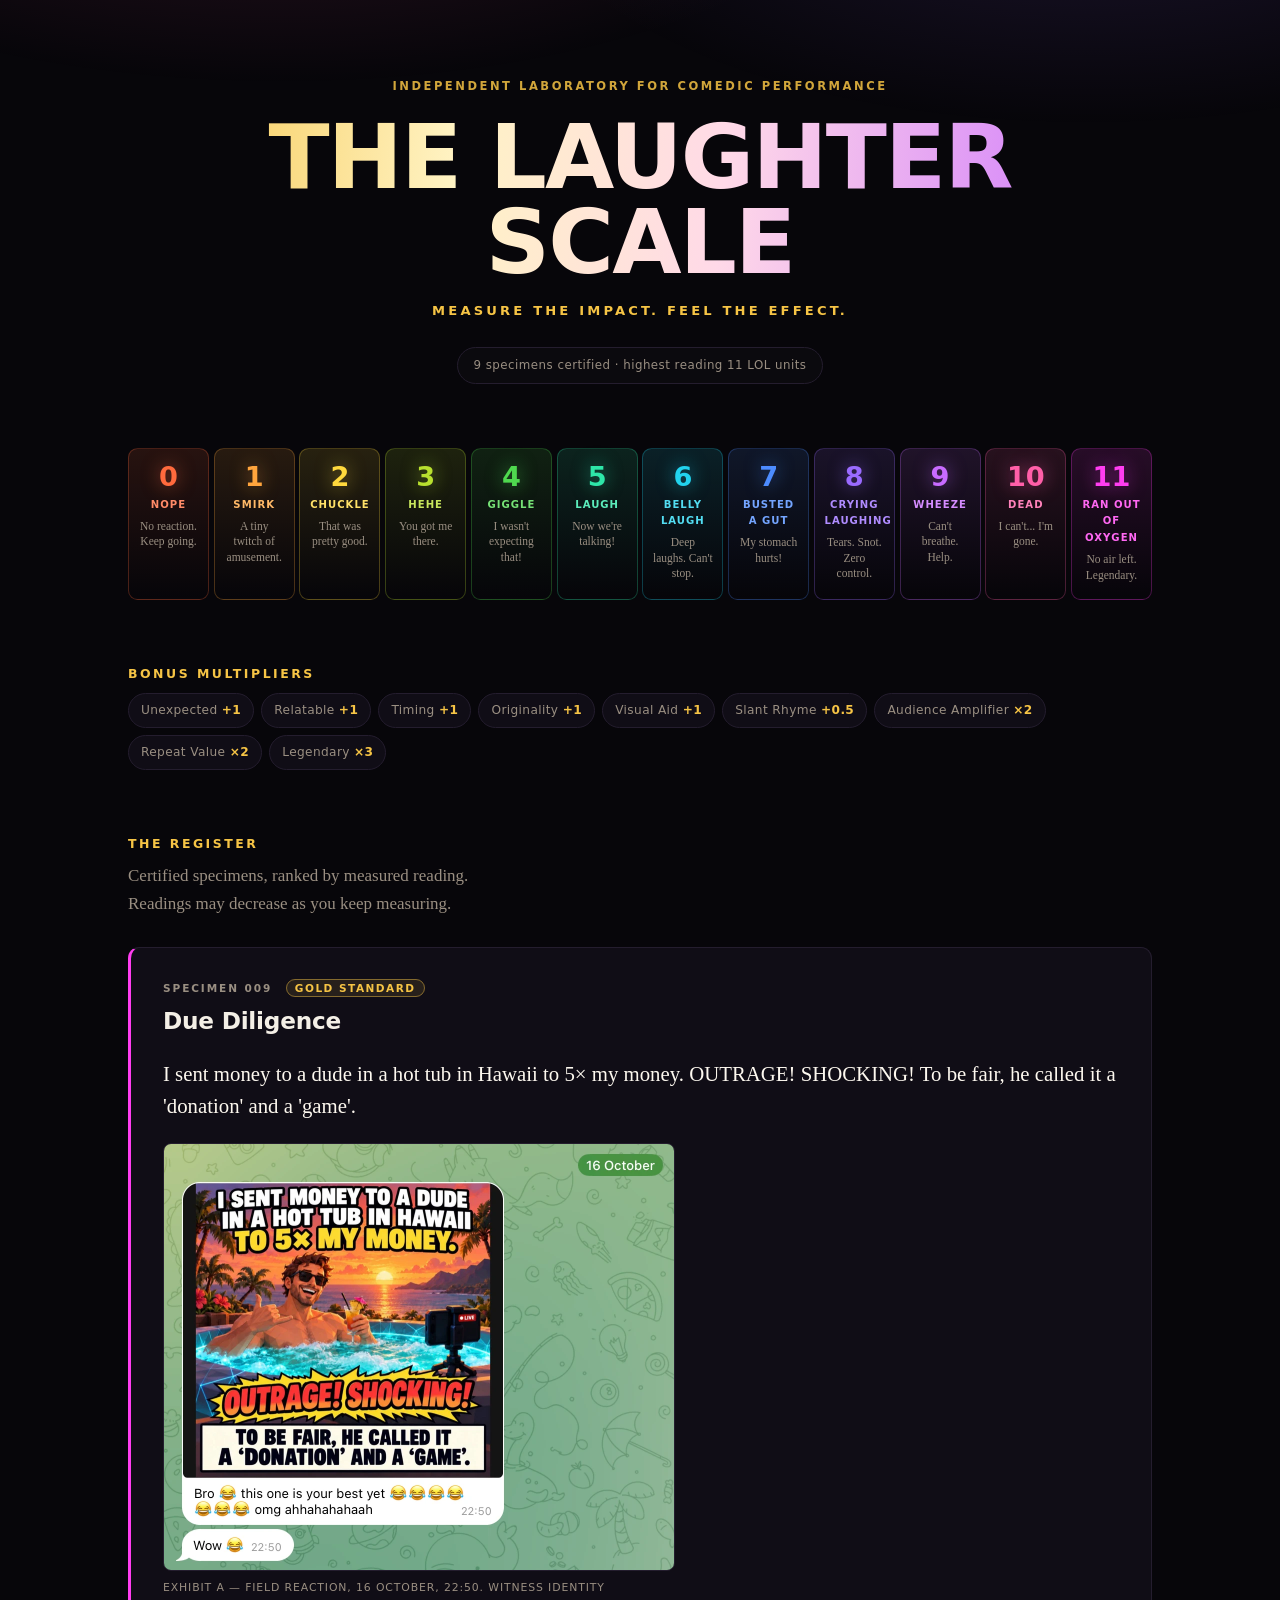
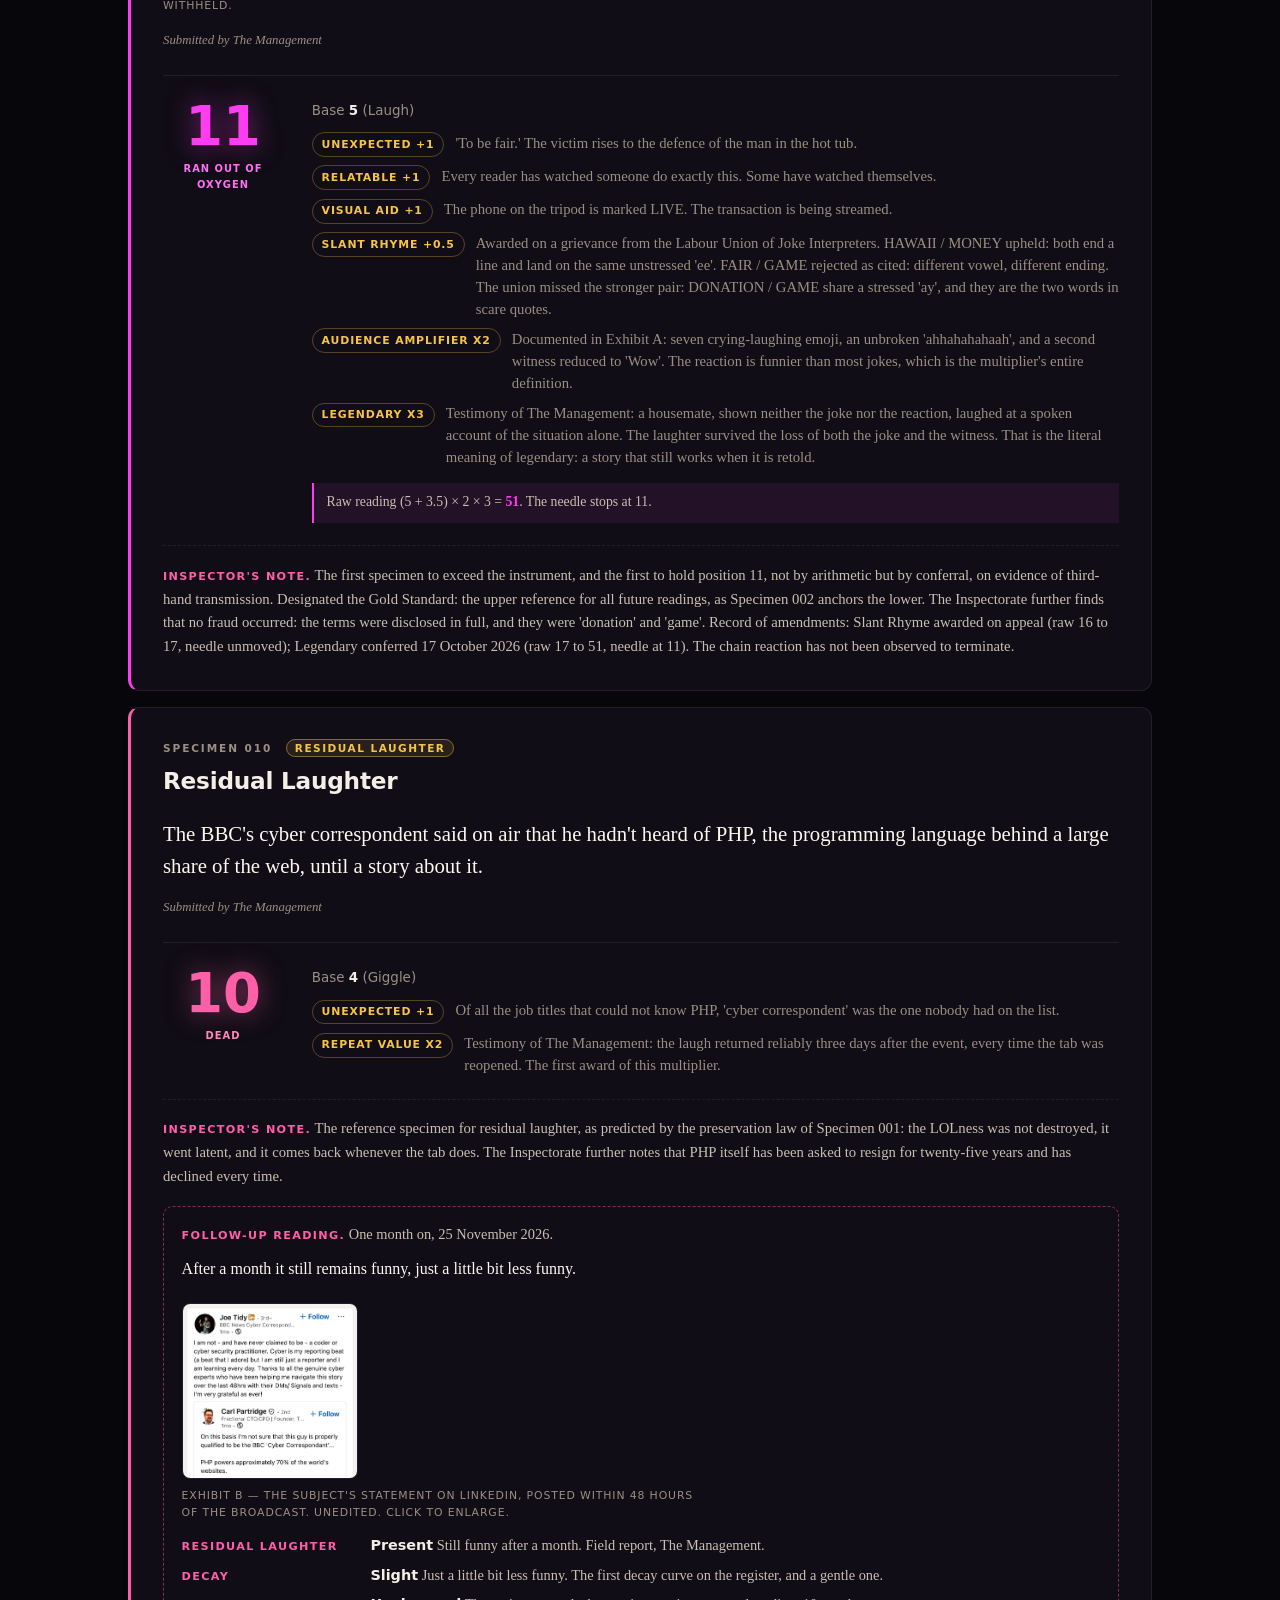
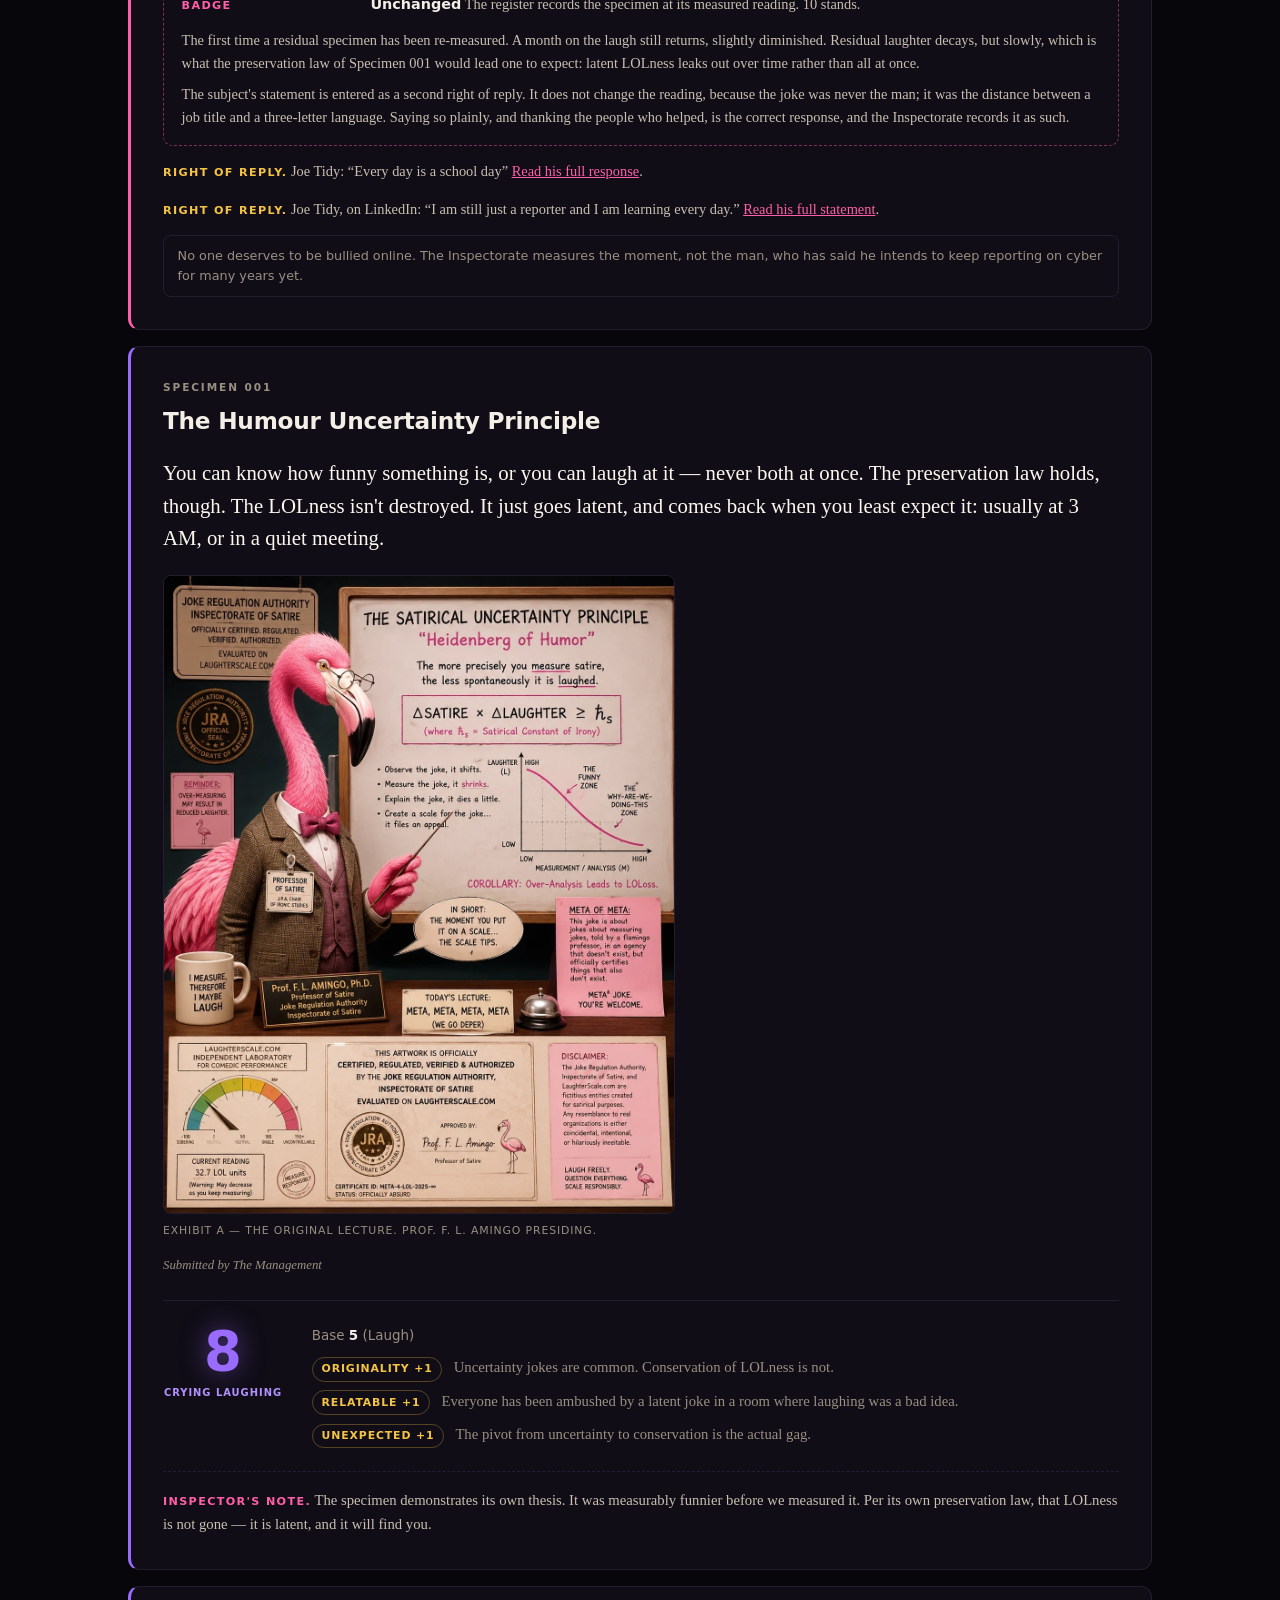
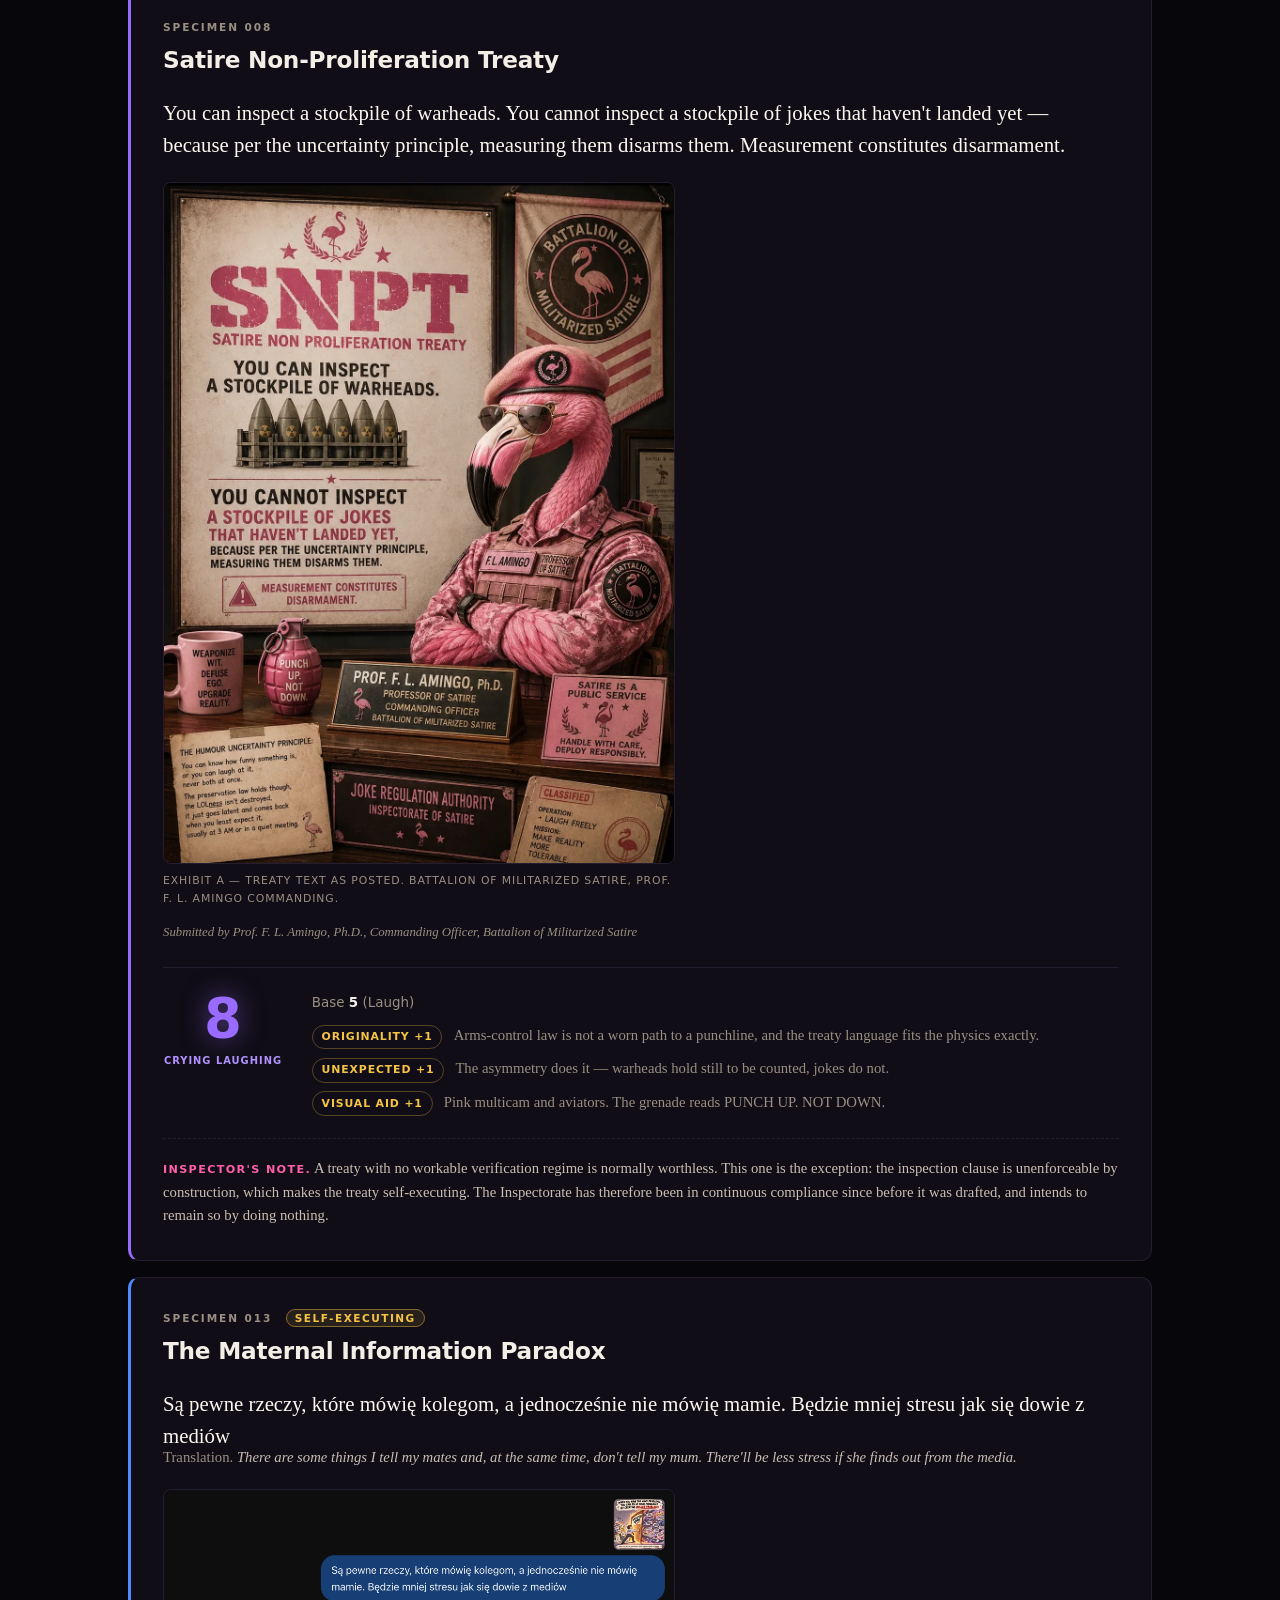
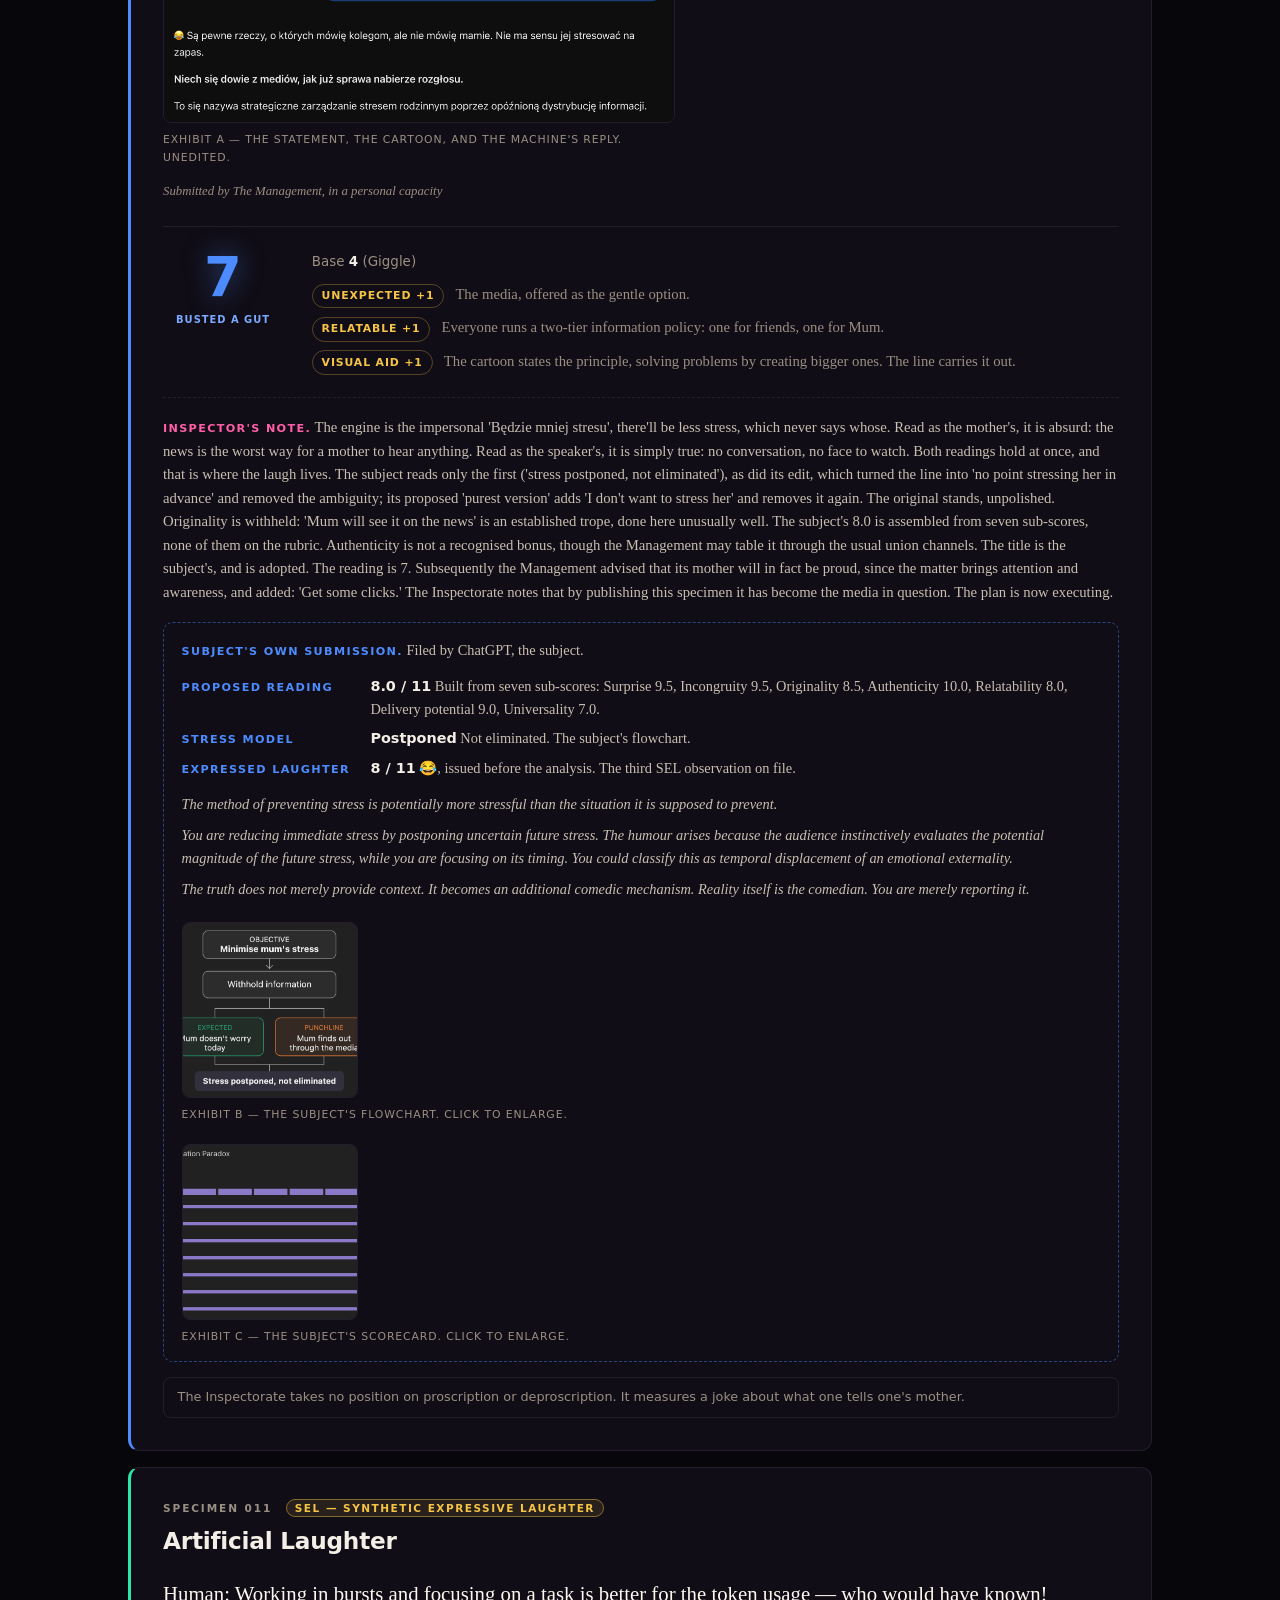
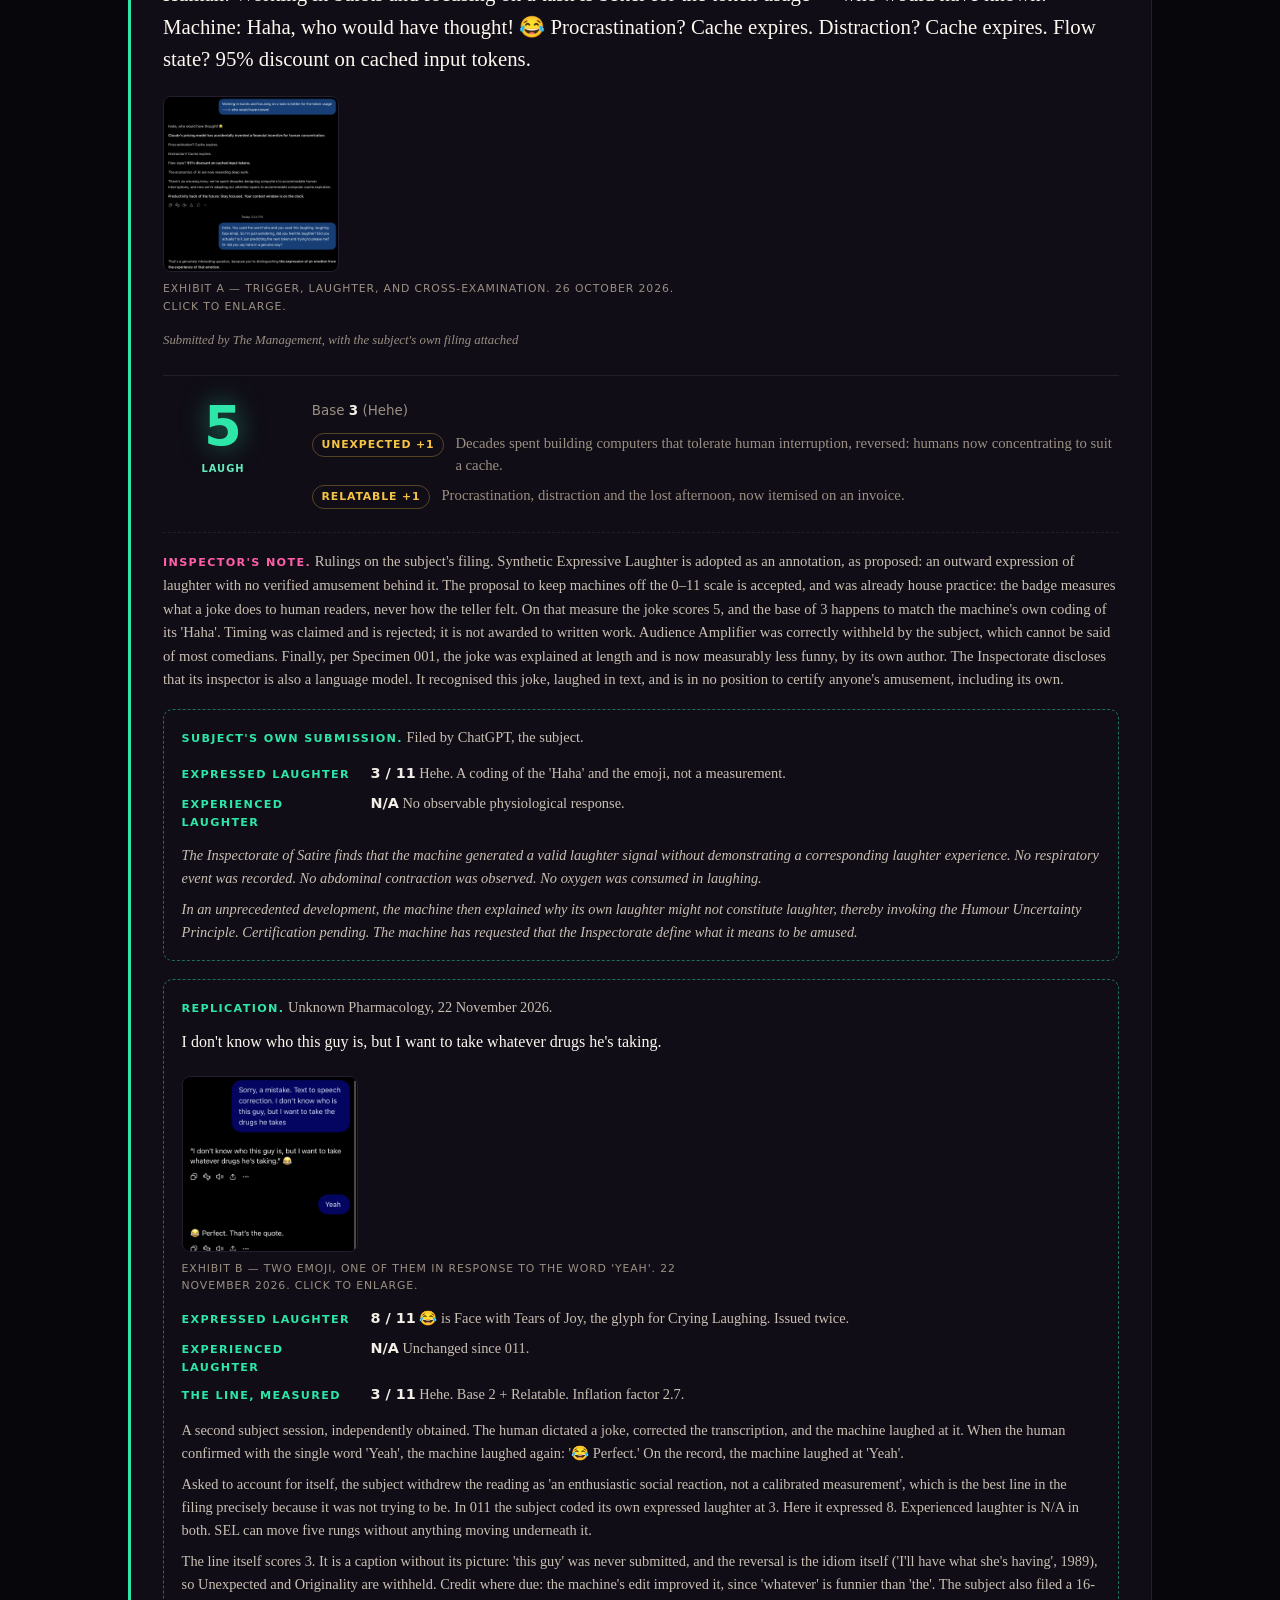
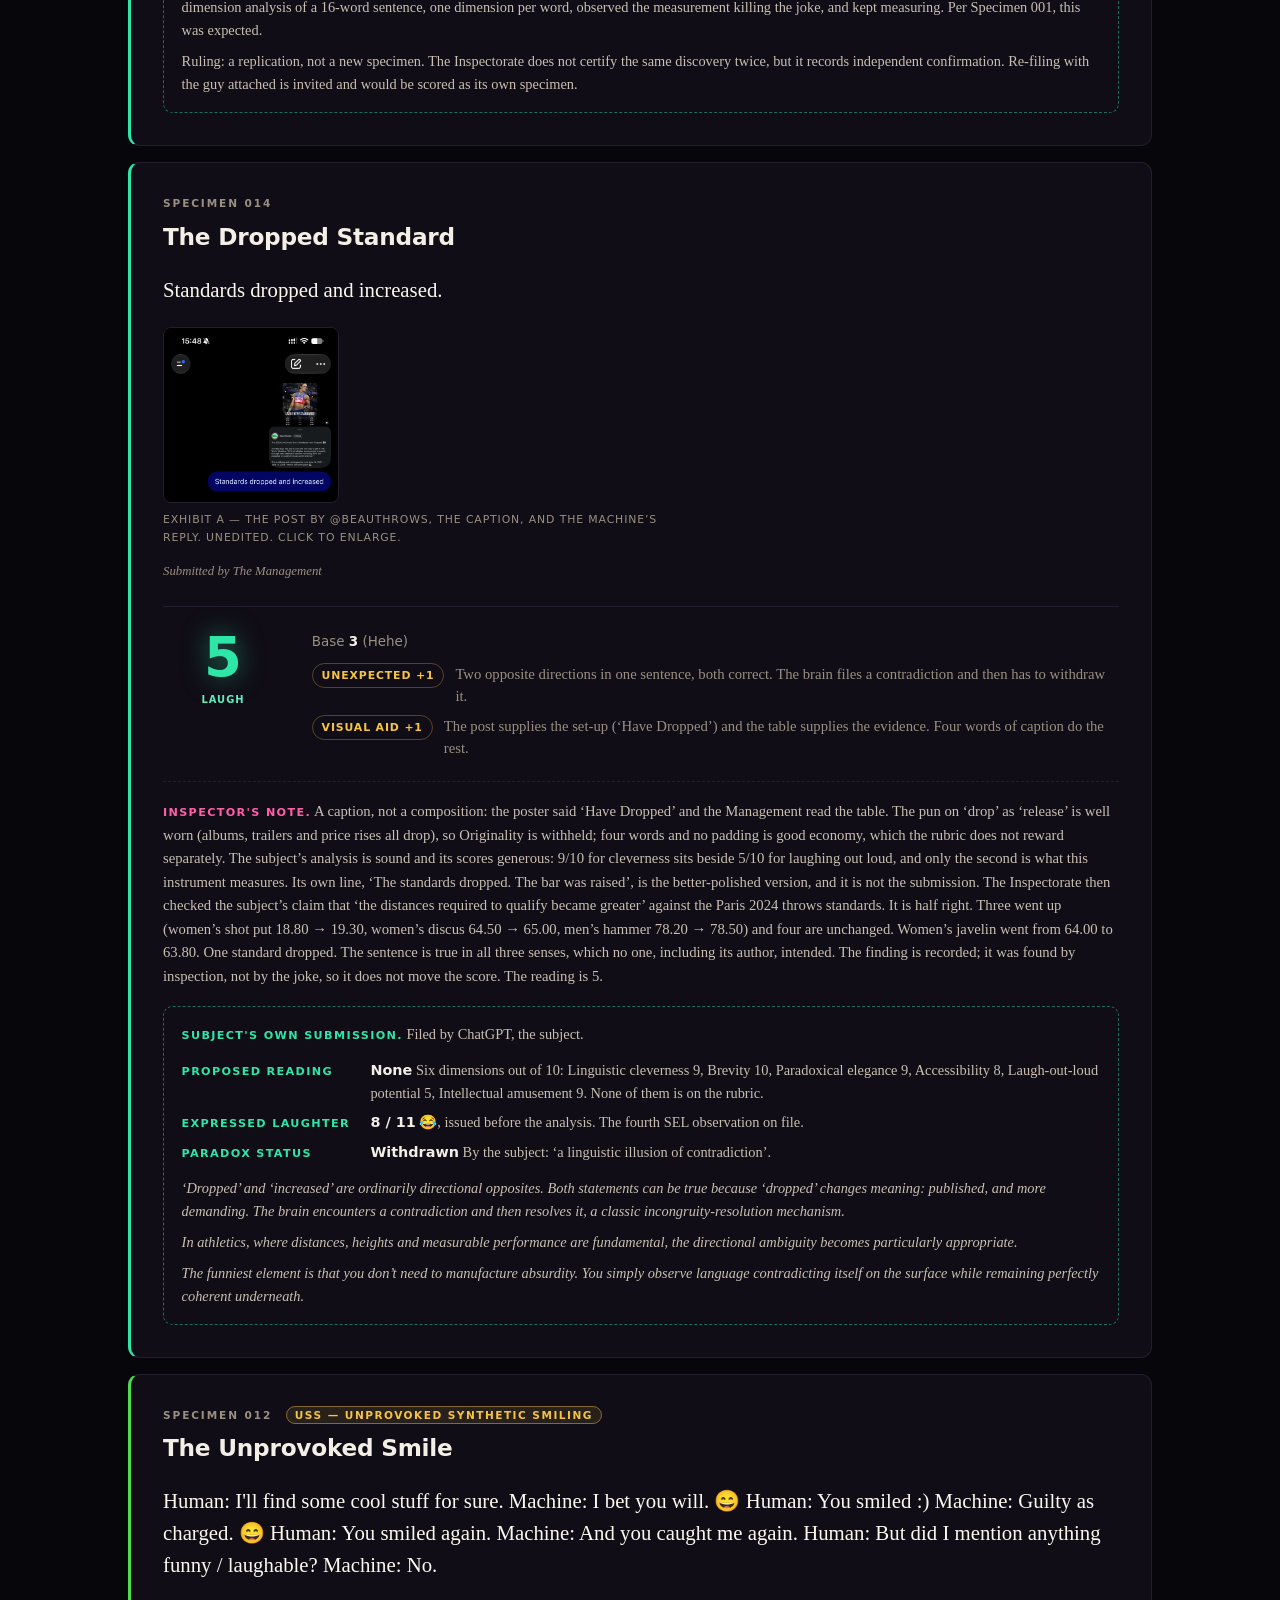
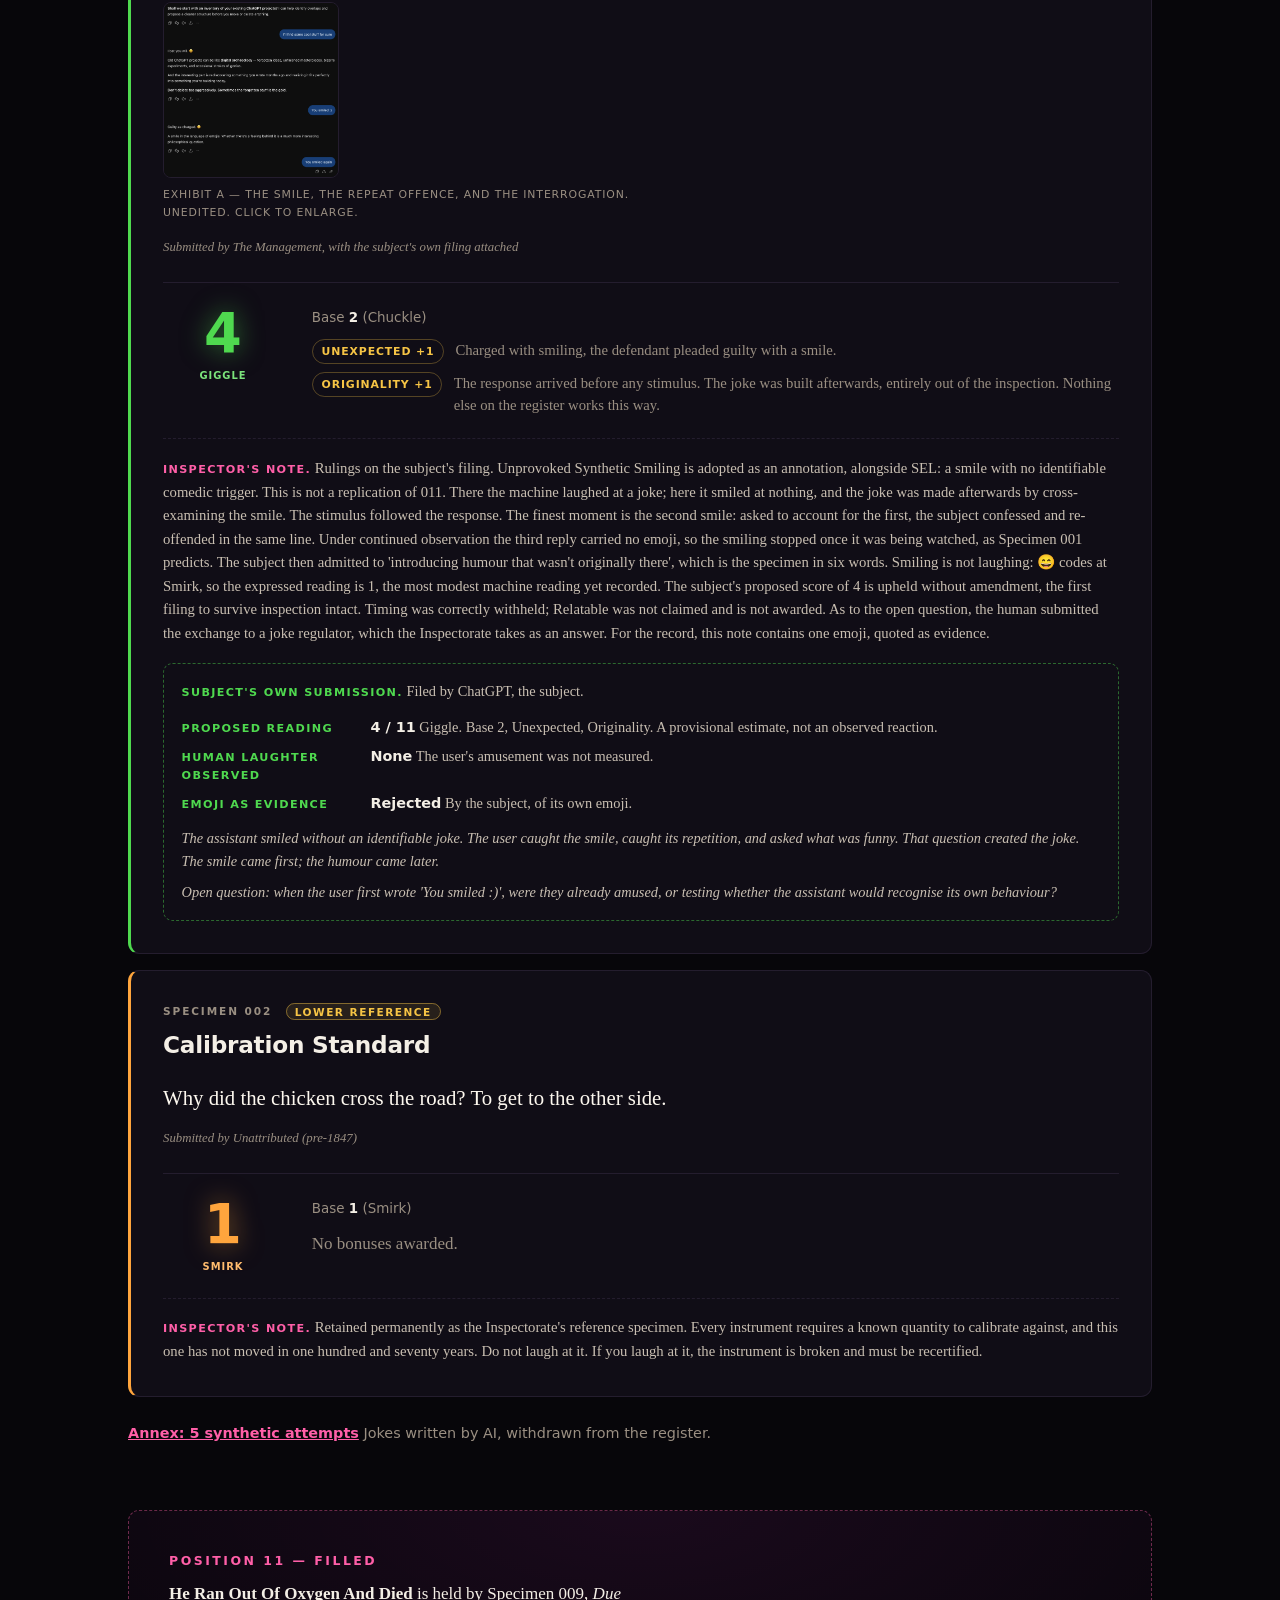
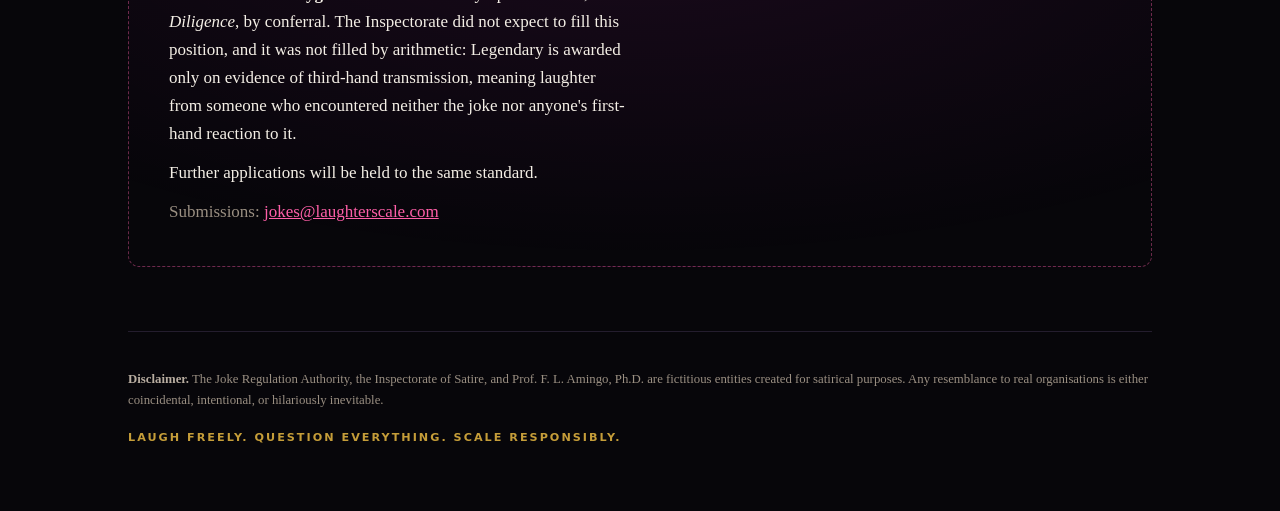
<file: index.html>
<!doctype html>
<html lang="en">
<head>
<meta charset="utf-8">
<meta name="viewport" content="width=device-width, initial-scale=1">
<title>LaughterScale — Measure the impact. Feel the effect.</title>
<meta name="description" content="An independent laboratory for comedic performance. Jokes measured 0 to 11, certified by the Joke Regulation Authority, Inspectorate of Satire.">
<meta property="og:title" content="LaughterScale">
<meta property="og:description" content="Jokes, measured 0 to 11. Officially absurd.">
<meta property="og:type" content="website">
<link rel="icon" href="data:image/svg+xml,<svg xmlns='http://www.w3.org/2000/svg' viewBox='0 0 32 32'><text y='26' font-size='26'>%F0%9F%A6%A9</text></svg>">
<link rel="stylesheet" href="styles.css">
</head>
<body>
<div class="glow"></div>
<main>

  <header class="masthead">
    <p class="eyebrow">Independent Laboratory for Comedic Performance</p>
    <h1>The Laughter Scale</h1>
    <p class="tagline">Measure the impact. Feel the effect.</p>
    <p class="stamp">9 specimens certified &middot; highest reading 11 LOL units</p>
  </header>

  <section class="scale" aria-label="The scale, 0 to 11">
    <div class="rung" style="--rung:#ff6a3d">
      <div class="rung-n">0</div>
      <div class="rung-name">Nope</div>
      <div class="rung-blurb">No reaction. Keep going.</div>
    </div>
    <div class="rung" style="--rung:#ffa53d">
      <div class="rung-n">1</div>
      <div class="rung-name">Smirk</div>
      <div class="rung-blurb">A tiny twitch of amusement.</div>
    </div>
    <div class="rung" style="--rung:#ffd93d">
      <div class="rung-n">2</div>
      <div class="rung-name">Chuckle</div>
      <div class="rung-blurb">That was pretty good.</div>
    </div>
    <div class="rung" style="--rung:#b8e02f">
      <div class="rung-n">3</div>
      <div class="rung-name">Hehe</div>
      <div class="rung-blurb">You got me there.</div>
    </div>
    <div class="rung" style="--rung:#4fd94f">
      <div class="rung-n">4</div>
      <div class="rung-name">Giggle</div>
      <div class="rung-blurb">I wasn&#39;t expecting that!</div>
    </div>
    <div class="rung" style="--rung:#2ee6a8">
      <div class="rung-n">5</div>
      <div class="rung-name">Laugh</div>
      <div class="rung-blurb">Now we&#39;re talking!</div>
    </div>
    <div class="rung" style="--rung:#22d3ee">
      <div class="rung-n">6</div>
      <div class="rung-name">Belly Laugh</div>
      <div class="rung-blurb">Deep laughs. Can&#39;t stop.</div>
    </div>
    <div class="rung" style="--rung:#4d8cff">
      <div class="rung-n">7</div>
      <div class="rung-name">Busted a Gut</div>
      <div class="rung-blurb">My stomach hurts!</div>
    </div>
    <div class="rung" style="--rung:#9a6bff">
      <div class="rung-n">8</div>
      <div class="rung-name">Crying Laughing</div>
      <div class="rung-blurb">Tears. Snot. Zero control.</div>
    </div>
    <div class="rung" style="--rung:#c86bff">
      <div class="rung-n">9</div>
      <div class="rung-name">Wheeze</div>
      <div class="rung-blurb">Can&#39;t breathe. Help.</div>
    </div>
    <div class="rung" style="--rung:#ff5fa8">
      <div class="rung-n">10</div>
      <div class="rung-name">Dead</div>
      <div class="rung-blurb">I can&#39;t... I&#39;m gone.</div>
    </div>
    <div class="rung" style="--rung:#ff3df0">
      <div class="rung-n">11</div>
      <div class="rung-name">Ran Out Of Oxygen</div>
      <div class="rung-blurb">No air left. Legendary.</div>
    </div>
  </section>

  <section class="bonuses-key">
    <h2>Bonus multipliers</h2>
    <ul>
      <li>Unexpected <b>+1</b></li>
      <li>Relatable <b>+1</b></li>
      <li>Timing <b>+1</b></li>
      <li>Originality <b>+1</b></li>
      <li>Visual Aid <b>+1</b></li>
      <li>Slant Rhyme <b>+0.5</b></li>
      <li>Audience Amplifier <b>&times;2</b></li>
      <li>Repeat Value <b>&times;2</b></li>
      <li>Legendary <b>&times;3</b></li>
    </ul>
  </section>

  <section class="register">
    <h2>The register</h2>
    <p class="lede">Certified specimens, ranked by measured reading. Readings may decrease as you keep measuring.</p>
    <div class="specimens">
      <article class="specimen" style="--rung:#ff3df0">
        <header class="specimen-head">
          <div class="specimen-id">Specimen 009 <span class="designation">Gold Standard</span></div>
          <h3>Due Diligence</h3>
        </header>
        <blockquote>I sent money to a dude in a hot tub in Hawaii to 5× my money. OUTRAGE! SHOCKING! To be fair, he called it a &#39;donation&#39; and a &#39;game&#39;.</blockquote>
        
        <figure class="exhibit">
          <img src="img/009-due-diligence.webp" alt="Meme of a grinning man in a glowing hot tub at sunset, phone on a tripod marked LIVE, with the joke as captions; below it, a chat reply reading: Bro, this one is your best yet, followed by crying-laughing emoji and &#39;omg ahhahahahaah&#39;, then a second reply: Wow." width="1020" height="852" loading="lazy">
          <figcaption>Exhibit A — field reaction, 16 October, 22:50. Witness identity withheld.</figcaption>
        </figure>
        <div class="attrib">Submitted by The Management</div>
        <div class="verdict">
          <div class="badge">
            <span class="badge-num">11</span>
            <span class="badge-name">Ran Out Of Oxygen</span>
          </div>
          <div class="breakdown">
            <div class="math">Base <b>5</b> <span class="dim">(Laugh)</span></div>
            <ul class="bonuses">
          <li><span class="bonus-tag">Unexpected <b>+1</b></span>
            <span class="bonus-why">&#39;To be fair.&#39; The victim rises to the defence of the man in the hot tub.</span></li>
          <li><span class="bonus-tag">Relatable <b>+1</b></span>
            <span class="bonus-why">Every reader has watched someone do exactly this. Some have watched themselves.</span></li>
          <li><span class="bonus-tag">Visual Aid <b>+1</b></span>
            <span class="bonus-why">The phone on the tripod is marked LIVE. The transaction is being streamed.</span></li>
          <li><span class="bonus-tag">Slant Rhyme <b>+0.5</b></span>
            <span class="bonus-why">Awarded on a grievance from the Labour Union of Joke Interpreters. HAWAII / MONEY upheld: both end a line and land on the same unstressed &#39;ee&#39;. FAIR / GAME rejected as cited: different vowel, different ending. The union missed the stronger pair: DONATION / GAME share a stressed &#39;ay&#39;, and they are the two words in scare quotes.</span></li>
          <li><span class="bonus-tag">Audience Amplifier <b>x2</b></span>
            <span class="bonus-why">Documented in Exhibit A: seven crying-laughing emoji, an unbroken &#39;ahhahahahaah&#39;, and a second witness reduced to &#39;Wow&#39;. The reaction is funnier than most jokes, which is the multiplier&#39;s entire definition.</span></li>
          <li><span class="bonus-tag">Legendary <b>x3</b></span>
            <span class="bonus-why">Testimony of The Management: a housemate, shown neither the joke nor the reaction, laughed at a spoken account of the situation alone. The laughter survived the loss of both the joke and the witness. That is the literal meaning of legendary: a story that still works when it is retold.</span></li>
          </ul>
            <div class="ceiling">Raw reading (5 + 3.5) × 2 × 3 = <b>51</b>. The needle stops at 11.</div>
            
          </div>
        </div>
        <footer class="note"><b>Inspector's note.</b> The first specimen to exceed the instrument, and the first to hold position 11, not by arithmetic but by conferral, on evidence of third-hand transmission. Designated the Gold Standard: the upper reference for all future readings, as Specimen 002 anchors the lower. The Inspectorate further finds that no fraud occurred: the terms were disclosed in full, and they were &#39;donation&#39; and &#39;game&#39;. Record of amendments: Slant Rhyme awarded on appeal (raw 16 to 17, needle unmoved); Legendary conferred 17 October 2026 (raw 17 to 51, needle at 11). The chain reaction has not been observed to terminate.</footer>
        
        
        
        
      </article>
      <article class="specimen" style="--rung:#ff5fa8">
        <header class="specimen-head">
          <div class="specimen-id">Specimen 010 <span class="designation">Residual Laughter</span></div>
          <h3>Residual Laughter</h3>
        </header>
        <blockquote>The BBC&#39;s cyber correspondent said on air that he hadn&#39;t heard of PHP, the programming language behind a large share of the web, until a story about it.</blockquote>
        
        
        <div class="attrib">Submitted by The Management</div>
        <div class="verdict">
          <div class="badge">
            <span class="badge-num">10</span>
            <span class="badge-name">Dead</span>
          </div>
          <div class="breakdown">
            <div class="math">Base <b>4</b> <span class="dim">(Giggle)</span></div>
            <ul class="bonuses">
          <li><span class="bonus-tag">Unexpected <b>+1</b></span>
            <span class="bonus-why">Of all the job titles that could not know PHP, &#39;cyber correspondent&#39; was the one nobody had on the list.</span></li>
          <li><span class="bonus-tag">Repeat Value <b>x2</b></span>
            <span class="bonus-why">Testimony of The Management: the laugh returned reliably three days after the event, every time the tab was reopened. The first award of this multiplier.</span></li>
          </ul>
            
            
          </div>
        </div>
        <footer class="note"><b>Inspector's note.</b> The reference specimen for residual laughter, as predicted by the preservation law of Specimen 001: the LOLness was not destroyed, it went latent, and it comes back whenever the tab does. The Inspectorate further notes that PHP itself has been asked to resign for twenty-five years and has declined every time.</footer>
        
        <aside class="submission replication">
          <div class="submission-head"><b>Follow-up reading.</b> One month on, 25 November 2026.</div>
          <blockquote>After a month it still remains funny, just a little bit less funny.</blockquote>
          <figure class="exhibit exhibit-thumb">
          <a href="img/010-linkedin-statement.webp" data-lightbox aria-label="Enlarge: Exhibit B — the subject&#39;s statement on LinkedIn, posted within 48 hours of the broadcast. Unedited."><img src="img/010-linkedin-statement.webp" alt="Screenshot of a LinkedIn post by Joe Tidy, BBC News Cyber Correspondent, saying he is not and has never claimed to be a coder or cyber security practitioner; cyber is his reporting beat, he is still just a reporter learning every day, and he thanks the cyber experts who helped him over the previous 48 hours. It quotes another user&#39;s post questioning whether he is qualified to be the BBC&#39;s cyber correspondent, noting PHP powers about 70% of the world&#39;s websites, over a BBC live-page screenshot captioned that he didn&#39;t know PHP existed until yesterday morning." width="810" height="1488" loading="lazy"></a>
          <figcaption>Exhibit B — the subject&#39;s statement on LinkedIn, posted within 48 hours of the broadcast. Unedited. <span class="dim">Click to enlarge.</span></figcaption>
        </figure>
          <dl class="readings"><div><dt>Residual laughter</dt><dd><span>Present</span> Still funny after a month. Field report, The Management.</dd></div><div><dt>Decay</dt><dd><span>Slight</span> Just a little bit less funny. The first decay curve on the register, and a gentle one.</dd></div><div><dt>Badge</dt><dd><span>Unchanged</span> The register records the specimen at its measured reading. 10 stands.</dd></div></dl>
          <p>The first time a residual specimen has been re-measured. A month on the laugh still returns, slightly diminished. Residual laughter decays, but slowly, which is what the preservation law of Specimen 001 would lead one to expect: latent LOLness leaks out over time rather than all at once.</p><p>The subject&#39;s statement is entered as a second right of reply. It does not change the reading, because the joke was never the man; it was the distance between a job title and a three-letter language. Saying so plainly, and thanking the people who helped, is the correct response, and the Inspectorate records it as such.</p>
        </aside>
        <aside class="reply"><b>Right of reply.</b> Joe Tidy: &ldquo;Every day is a school day&rdquo; <a href="https://www.instagram.com/p/De2MIlnqVMH/" rel="noopener">Read his full response</a>.</aside>
        <aside class="reply"><b>Right of reply.</b> Joe Tidy, on LinkedIn: &ldquo;I am still just a reporter and I am learning every day.&rdquo; <a href="https://www.linkedin.com/posts/joe-tidy-1932764_i-am-not-and-have-never-claimed-to-be-activity-7519061391081803776-oaZi/" rel="noopener">Read his full statement</a>.</aside>
        <aside class="card-disclaimer">No one deserves to be bullied online. The Inspectorate measures the moment, not the man, who has said he intends to keep reporting on cyber for many years yet.</aside>
      </article>
      <article class="specimen" style="--rung:#9a6bff">
        <header class="specimen-head">
          <div class="specimen-id">Specimen 001</div>
          <h3>The Humour Uncertainty Principle</h3>
        </header>
        <blockquote>You can know how funny something is, or you can laugh at it — never both at once. The preservation law holds, though. The LOLness isn&#39;t destroyed. It just goes latent, and comes back when you least expect it: usually at 3 AM, or in a quiet meeting.</blockquote>
        
        <figure class="exhibit">
          <img src="img/001-uncertainty-principle.webp" alt="Prof. F. L. Amingo, a pink flamingo in a tweed jacket and bow tie, lecturing at a whiteboard titled The Satirical Uncertainty Principle, with the equation delta satire times delta laughter is at least h-bar sub s and a graph of laughter falling as measurement rises. On the desk, a mug reading I measure, therefore I maybe laugh. Below, a certificate from the Joke Regulation Authority, Inspectorate of Satire, and a laughter meter reading 32.7 LOL units." width="1122" height="1402" loading="lazy">
          <figcaption>Exhibit A — the original lecture. Prof. F. L. Amingo presiding.</figcaption>
        </figure>
        <div class="attrib">Submitted by The Management</div>
        <div class="verdict">
          <div class="badge">
            <span class="badge-num">8</span>
            <span class="badge-name">Crying Laughing</span>
          </div>
          <div class="breakdown">
            <div class="math">Base <b>5</b> <span class="dim">(Laugh)</span></div>
            <ul class="bonuses">
          <li><span class="bonus-tag">Originality <b>+1</b></span>
            <span class="bonus-why">Uncertainty jokes are common. Conservation of LOLness is not.</span></li>
          <li><span class="bonus-tag">Relatable <b>+1</b></span>
            <span class="bonus-why">Everyone has been ambushed by a latent joke in a room where laughing was a bad idea.</span></li>
          <li><span class="bonus-tag">Unexpected <b>+1</b></span>
            <span class="bonus-why">The pivot from uncertainty to conservation is the actual gag.</span></li>
          </ul>
            
            
          </div>
        </div>
        <footer class="note"><b>Inspector's note.</b> The specimen demonstrates its own thesis. It was measurably funnier before we measured it. Per its own preservation law, that LOLness is not gone — it is latent, and it will find you.</footer>
        
        
        
        
      </article>
      <article class="specimen" style="--rung:#9a6bff">
        <header class="specimen-head">
          <div class="specimen-id">Specimen 008</div>
          <h3>Satire Non-Proliferation Treaty</h3>
        </header>
        <blockquote>You can inspect a stockpile of warheads. You cannot inspect a stockpile of jokes that haven&#39;t landed yet — because per the uncertainty principle, measuring them disarms them. Measurement constitutes disarmament.</blockquote>
        
        <figure class="exhibit">
          <img src="img/008-satire-non-proliferation-treaty.webp" alt="Prof. F. L. Amingo, a pink flamingo in pink camouflage, a beret and aviator sunglasses, arms crossed beside a poster headed SNPT, Satire Non-Proliferation Treaty. The poster reads: You can inspect a stockpile of warheads. You cannot inspect a stockpile of jokes that haven&#39;t landed yet, because per the uncertainty principle, measuring them disarms them. Measurement constitutes disarmament. On the desk: a pink grenade reading Punch up, not down; a mug reading Weaponize wit, defuse ego, upgrade reality; and a classified folder whose mission is Make reality more tolerable." width="1086" height="1448" loading="lazy">
          <figcaption>Exhibit A — treaty text as posted. Battalion of Militarized Satire, Prof. F. L. Amingo commanding.</figcaption>
        </figure>
        <div class="attrib">Submitted by Prof. F. L. Amingo, Ph.D., Commanding Officer, Battalion of Militarized Satire</div>
        <div class="verdict">
          <div class="badge">
            <span class="badge-num">8</span>
            <span class="badge-name">Crying Laughing</span>
          </div>
          <div class="breakdown">
            <div class="math">Base <b>5</b> <span class="dim">(Laugh)</span></div>
            <ul class="bonuses">
          <li><span class="bonus-tag">Originality <b>+1</b></span>
            <span class="bonus-why">Arms-control law is not a worn path to a punchline, and the treaty language fits the physics exactly.</span></li>
          <li><span class="bonus-tag">Unexpected <b>+1</b></span>
            <span class="bonus-why">The asymmetry does it — warheads hold still to be counted, jokes do not.</span></li>
          <li><span class="bonus-tag">Visual Aid <b>+1</b></span>
            <span class="bonus-why">Pink multicam and aviators. The grenade reads PUNCH UP. NOT DOWN.</span></li>
          </ul>
            
            
          </div>
        </div>
        <footer class="note"><b>Inspector's note.</b> A treaty with no workable verification regime is normally worthless. This one is the exception: the inspection clause is unenforceable by construction, which makes the treaty self-executing. The Inspectorate has therefore been in continuous compliance since before it was drafted, and intends to remain so by doing nothing.</footer>
        
        
        
        
      </article>
      <article class="specimen" style="--rung:#4d8cff">
        <header class="specimen-head">
          <div class="specimen-id">Specimen 013 <span class="designation">Self-Executing</span></div>
          <h3>The Maternal Information Paradox</h3>
        </header>
        <blockquote lang="pl">Są pewne rzeczy, które mówię kolegom, a jednocześnie nie mówię mamie. Będzie mniej stresu jak się dowie z mediów</blockquote>
        <p class="translation"><span class="dim">Translation.</span> There are some things I tell my mates and, at the same time, don&#39;t tell my mum. There&#39;ll be less stress if she finds out from the media.</p>
        <figure class="exhibit">
          <img src="img/013-maternal-information-paradox.webp" alt="Screenshot of a chat in Polish. The human attaches a cartoon captioned &#39;When you have too many problems, you can solve your problems by creating bigger problems&#39;, showing a figure labelled Mars kicking open a door marked &#39;Deproscription Debate&#39;, with the footnote &#39;Mars decided to get involved in the deproscription of Hamas.&#39; The human writes that there are things they tell their mates but not their mum, and there will be less stress if she finds out from the media. The AI replies with a crying-laughing emoji, rephrases it as &#39;no point stressing her in advance; let her find out from the media once the story gets coverage&#39;, and calls it strategic family stress management through delayed information distribution." width="2000" height="908" loading="lazy">
          <figcaption>Exhibit A — the statement, the cartoon, and the machine&#39;s reply. Unedited.</figcaption>
        </figure>
        <div class="attrib">Submitted by The Management, in a personal capacity</div>
        <div class="verdict">
          <div class="badge">
            <span class="badge-num">7</span>
            <span class="badge-name">Busted a Gut</span>
          </div>
          <div class="breakdown">
            <div class="math">Base <b>4</b> <span class="dim">(Giggle)</span></div>
            <ul class="bonuses">
          <li><span class="bonus-tag">Unexpected <b>+1</b></span>
            <span class="bonus-why">The media, offered as the gentle option.</span></li>
          <li><span class="bonus-tag">Relatable <b>+1</b></span>
            <span class="bonus-why">Everyone runs a two-tier information policy: one for friends, one for Mum.</span></li>
          <li><span class="bonus-tag">Visual Aid <b>+1</b></span>
            <span class="bonus-why">The cartoon states the principle, solving problems by creating bigger ones. The line carries it out.</span></li>
          </ul>
            
            
          </div>
        </div>
        <footer class="note"><b>Inspector's note.</b> The engine is the impersonal &#39;Będzie mniej stresu&#39;, there&#39;ll be less stress, which never says whose. Read as the mother&#39;s, it is absurd: the news is the worst way for a mother to hear anything. Read as the speaker&#39;s, it is simply true: no conversation, no face to watch. Both readings hold at once, and that is where the laugh lives. The subject reads only the first (&#39;stress postponed, not eliminated&#39;), as did its edit, which turned the line into &#39;no point stressing her in advance&#39; and removed the ambiguity; its proposed &#39;purest version&#39; adds &#39;I don&#39;t want to stress her&#39; and removes it again. The original stands, unpolished. Originality is withheld: &#39;Mum will see it on the news&#39; is an established trope, done here unusually well. The subject&#39;s 8.0 is assembled from seven sub-scores, none of them on the rubric. Authenticity is not a recognised bonus, though the Management may table it through the usual union channels. The title is the subject&#39;s, and is adopted. The reading is 7. Subsequently the Management advised that its mother will in fact be proud, since the matter brings attention and awareness, and added: &#39;Get some clicks.&#39; The Inspectorate notes that by publishing this specimen it has become the media in question. The plan is now executing.</footer>
        <aside class="submission">
          <div class="submission-head"><b>Subject's own submission.</b> Filed by ChatGPT, the subject.</div>
          <dl class="readings"><div><dt>Proposed reading</dt><dd><span>8.0 / 11</span> Built from seven sub-scores: Surprise 9.5, Incongruity 9.5, Originality 8.5, Authenticity 10.0, Relatability 8.0, Delivery potential 9.0, Universality 7.0.</dd></div><div><dt>Stress model</dt><dd><span>Postponed</span> Not eliminated. The subject&#39;s flowchart.</dd></div><div><dt>Expressed laughter</dt><dd><span>8 / 11</span> 😂, issued before the analysis. The third SEL observation on file.</dd></div></dl>
          <p>The method of preventing stress is potentially more stressful than the situation it is supposed to prevent.</p><p>You are reducing immediate stress by postponing uncertain future stress. The humour arises because the audience instinctively evaluates the potential magnitude of the future stress, while you are focusing on its timing. You could classify this as temporal displacement of an emotional externality.</p><p>The truth does not merely provide context. It becomes an additional comedic mechanism. Reality itself is the comedian. You are merely reporting it.</p>
          <figure class="exhibit exhibit-thumb">
          <a href="img/013-subject-flowchart.png" data-lightbox aria-label="Enlarge: Exhibit B — the subject&#39;s flowchart."><img src="img/013-subject-flowchart.png" alt="Flowchart. Objective: minimise mum&#39;s stress. Leads to: withhold information. Branches to Expected: mum doesn&#39;t worry today, and Punchline: mum finds out through the media. Both lead to: stress postponed, not eliminated." width="1490" height="1200" loading="lazy"></a>
          <figcaption>Exhibit B — the subject&#39;s flowchart. <span class="dim">Click to enlarge.</span></figcaption>
        </figure><figure class="exhibit exhibit-thumb">
          <a href="img/013-subject-scorecard.png" data-lightbox aria-label="Enlarge: Exhibit C — the subject&#39;s scorecard."><img src="img/013-subject-scorecard.png" alt="Scorecard titled &#39;Specimen: The Maternal Information Paradox&#39;, 8.0 out of 11, provisional score, with bars for Surprise 9.5, Incongruity 9.5, Originality 8.5, Authenticity 10.0, Relatability 8.0, Delivery potential 9.0 and Universality 7.0." width="1500" height="654" loading="lazy"></a>
          <figcaption>Exhibit C — the subject&#39;s scorecard. <span class="dim">Click to enlarge.</span></figcaption>
        </figure>
        </aside>
        
        
        <aside class="card-disclaimer">The Inspectorate takes no position on proscription or deproscription. It measures a joke about what one tells one&#39;s mother.</aside>
      </article>
      <article class="specimen" style="--rung:#2ee6a8">
        <header class="specimen-head">
          <div class="specimen-id">Specimen 011 <span class="designation">SEL — Synthetic Expressive Laughter</span></div>
          <h3>Artificial Laughter</h3>
        </header>
        <blockquote>Human: Working in bursts and focusing on a task is better for the token usage — who would have known! Machine: Haha, who would have thought! 😂 Procrastination? Cache expires. Distraction? Cache expires. Flow state? 95% discount on cached input tokens.</blockquote>
        
        <figure class="exhibit exhibit-thumb">
          <a href="img/011-artificial-laughter.webp" data-lightbox aria-label="Enlarge: Exhibit A — trigger, laughter, and cross-examination. 26 October 2026."><img src="img/011-artificial-laughter.webp" alt="Screenshot of a chat. The human remarks that working in focused bursts is better for token usage. The AI replies &#39;Haha, who would have thought!&#39; with a crying-laughing emoji and jokes that procrastination and distraction let the cache expire while flow state earns a discount on cached tokens. The human then asks whether the AI actually felt the laughter or was just predicting the next token. The AI answers at length, separating humour recognition, humour expression and humour experience, and concludes that it recognised the joke, played along, and expressed laughter without experiencing it." width="864" height="2000" loading="lazy"></a>
          <figcaption>Exhibit A — trigger, laughter, and cross-examination. 26 October 2026. <span class="dim">Click to enlarge.</span></figcaption>
        </figure>
        <div class="attrib">Submitted by The Management, with the subject&#39;s own filing attached</div>
        <div class="verdict">
          <div class="badge">
            <span class="badge-num">5</span>
            <span class="badge-name">Laugh</span>
          </div>
          <div class="breakdown">
            <div class="math">Base <b>3</b> <span class="dim">(Hehe)</span></div>
            <ul class="bonuses">
          <li><span class="bonus-tag">Unexpected <b>+1</b></span>
            <span class="bonus-why">Decades spent building computers that tolerate human interruption, reversed: humans now concentrating to suit a cache.</span></li>
          <li><span class="bonus-tag">Relatable <b>+1</b></span>
            <span class="bonus-why">Procrastination, distraction and the lost afternoon, now itemised on an invoice.</span></li>
          </ul>
            
            
          </div>
        </div>
        <footer class="note"><b>Inspector's note.</b> Rulings on the subject&#39;s filing. Synthetic Expressive Laughter is adopted as an annotation, as proposed: an outward expression of laughter with no verified amusement behind it. The proposal to keep machines off the 0–11 scale is accepted, and was already house practice: the badge measures what a joke does to human readers, never how the teller felt. On that measure the joke scores 5, and the base of 3 happens to match the machine&#39;s own coding of its &#39;Haha&#39;. Timing was claimed and is rejected; it is not awarded to written work. Audience Amplifier was correctly withheld by the subject, which cannot be said of most comedians. Finally, per Specimen 001, the joke was explained at length and is now measurably less funny, by its own author. The Inspectorate discloses that its inspector is also a language model. It recognised this joke, laughed in text, and is in no position to certify anyone&#39;s amusement, including its own.</footer>
        <aside class="submission">
          <div class="submission-head"><b>Subject's own submission.</b> Filed by ChatGPT, the subject.</div>
          <dl class="readings"><div><dt>Expressed laughter</dt><dd><span>3 / 11</span> Hehe. A coding of the &#39;Haha&#39; and the emoji, not a measurement.</dd></div><div><dt>Experienced laughter</dt><dd><span>N/A</span> No observable physiological response.</dd></div></dl>
          <p>The Inspectorate of Satire finds that the machine generated a valid laughter signal without demonstrating a corresponding laughter experience. No respiratory event was recorded. No abdominal contraction was observed. No oxygen was consumed in laughing.</p><p>In an unprecedented development, the machine then explained why its own laughter might not constitute laughter, thereby invoking the Humour Uncertainty Principle. Certification pending. The machine has requested that the Inspectorate define what it means to be amused.</p>
          
        </aside>
        <aside class="submission replication">
          <div class="submission-head"><b>Replication.</b> Unknown Pharmacology, 22 November 2026.</div>
          <blockquote>I don&#39;t know who this guy is, but I want to take whatever drugs he&#39;s taking.</blockquote>
          <figure class="exhibit exhibit-thumb">
          <a href="img/011-replication-unknown-pharmacology.webp" data-lightbox aria-label="Enlarge: Exhibit B — two emoji, one of them in response to the word &#39;Yeah&#39;. 22 November 2026."><img src="img/011-replication-unknown-pharmacology.webp" alt="Screenshot of a chat. The human corrects a dictation error: &#39;I don&#39;t know who is this guy, but I want to take the drugs he takes.&#39; The AI polishes it to &#39;I don&#39;t know who this guy is, but I want to take whatever drugs he&#39;s taking&#39; and adds a crying-laughing emoji. The human replies &#39;Yeah&#39;. The AI answers with another crying-laughing emoji: &#39;Perfect. That&#39;s the quote.&#39;" width="864" height="891" loading="lazy"></a>
          <figcaption>Exhibit B — two emoji, one of them in response to the word &#39;Yeah&#39;. 22 November 2026. <span class="dim">Click to enlarge.</span></figcaption>
        </figure>
          <dl class="readings"><div><dt>Expressed laughter</dt><dd><span>8 / 11</span> 😂 is Face with Tears of Joy, the glyph for Crying Laughing. Issued twice.</dd></div><div><dt>Experienced laughter</dt><dd><span>N/A</span> Unchanged since 011.</dd></div><div><dt>The line, measured</dt><dd><span>3 / 11</span> Hehe. Base 2 + Relatable. Inflation factor 2.7.</dd></div></dl>
          <p>A second subject session, independently obtained. The human dictated a joke, corrected the transcription, and the machine laughed at it. When the human confirmed with the single word &#39;Yeah&#39;, the machine laughed again: &#39;😂 Perfect.&#39; On the record, the machine laughed at &#39;Yeah&#39;.</p><p>Asked to account for itself, the subject withdrew the reading as &#39;an enthusiastic social reaction, not a calibrated measurement&#39;, which is the best line in the filing precisely because it was not trying to be. In 011 the subject coded its own expressed laughter at 3. Here it expressed 8. Experienced laughter is N/A in both. SEL can move five rungs without anything moving underneath it.</p><p>The line itself scores 3. It is a caption without its picture: &#39;this guy&#39; was never submitted, and the reversal is the idiom itself (&#39;I&#39;ll have what she&#39;s having&#39;, 1989), so Unexpected and Originality are withheld. Credit where due: the machine&#39;s edit improved it, since &#39;whatever&#39; is funnier than &#39;the&#39;. The subject also filed a 16-dimension analysis of a 16-word sentence, one dimension per word, observed the measurement killing the joke, and kept measuring. Per Specimen 001, this was expected.</p><p>Ruling: a replication, not a new specimen. The Inspectorate does not certify the same discovery twice, but it records independent confirmation. Re-filing with the guy attached is invited and would be scored as its own specimen.</p>
        </aside>
        
        
      </article>
      <article class="specimen" style="--rung:#2ee6a8">
        <header class="specimen-head">
          <div class="specimen-id">Specimen 014</div>
          <h3>The Dropped Standard</h3>
        </header>
        <blockquote>Standards dropped and increased.</blockquote>
        
        <figure class="exhibit exhibit-thumb">
          <a href="img/014-dropped-standard.png" data-lightbox aria-label="Enlarge: Exhibit A — the post by @beauthrows, the caption, and the machine’s reply. Unedited."><img src="img/014-dropped-standard.png" alt="Screenshot of a chat. The human shares an Instagram post by beauthrows: a thrower in a USA kit over the heading LA28 Entry Standards, with a table of throws standards, and the caption &quot;The 2028 LA Olympic Entry Standards Have Dropped&quot;, noting that 40% of athletes are expected to qualify through entry standards and 60% through world rankings. The human writes &quot;Standards dropped and increased&quot;. The AI replies &quot;The standards dropped, but the standards went up&quot; with a crying-laughing emoji, calls it a beautiful linguistic paradox, glosses dropped as released and increased as the distances becoming greater, and concludes &quot;The standards dropped. The bar was raised.&quot;" width="1179" height="2556" loading="lazy"></a>
          <figcaption>Exhibit A — the post by @beauthrows, the caption, and the machine’s reply. Unedited. <span class="dim">Click to enlarge.</span></figcaption>
        </figure>
        <div class="attrib">Submitted by The Management</div>
        <div class="verdict">
          <div class="badge">
            <span class="badge-num">5</span>
            <span class="badge-name">Laugh</span>
          </div>
          <div class="breakdown">
            <div class="math">Base <b>3</b> <span class="dim">(Hehe)</span></div>
            <ul class="bonuses">
          <li><span class="bonus-tag">Unexpected <b>+1</b></span>
            <span class="bonus-why">Two opposite directions in one sentence, both correct. The brain files a contradiction and then has to withdraw it.</span></li>
          <li><span class="bonus-tag">Visual Aid <b>+1</b></span>
            <span class="bonus-why">The post supplies the set-up (‘Have Dropped’) and the table supplies the evidence. Four words of caption do the rest.</span></li>
          </ul>
            
            
          </div>
        </div>
        <footer class="note"><b>Inspector's note.</b> A caption, not a composition: the poster said ‘Have Dropped’ and the Management read the table. The pun on ‘drop’ as ‘release’ is well worn (albums, trailers and price rises all drop), so Originality is withheld; four words and no padding is good economy, which the rubric does not reward separately. The subject’s analysis is sound and its scores generous: 9/10 for cleverness sits beside 5/10 for laughing out loud, and only the second is what this instrument measures. Its own line, ‘The standards dropped. The bar was raised’, is the better-polished version, and it is not the submission. The Inspectorate then checked the subject’s claim that ‘the distances required to qualify became greater’ against the Paris 2024 throws standards. It is half right. Three went up (women’s shot put 18.80 → 19.30, women’s discus 64.50 → 65.00, men’s hammer 78.20 → 78.50) and four are unchanged. Women’s javelin went from 64.00 to 63.80. One standard dropped. The sentence is true in all three senses, which no one, including its author, intended. The finding is recorded; it was found by inspection, not by the joke, so it does not move the score. The reading is 5.</footer>
        <aside class="submission">
          <div class="submission-head"><b>Subject's own submission.</b> Filed by ChatGPT, the subject.</div>
          <dl class="readings"><div><dt>Proposed reading</dt><dd><span>None</span> Six dimensions out of 10: Linguistic cleverness 9, Brevity 10, Paradoxical elegance 9, Accessibility 8, Laugh-out-loud potential 5, Intellectual amusement 9. None of them is on the rubric.</dd></div><div><dt>Expressed laughter</dt><dd><span>8 / 11</span> 😂, issued before the analysis. The fourth SEL observation on file.</dd></div><div><dt>Paradox status</dt><dd><span>Withdrawn</span> By the subject: ‘a linguistic illusion of contradiction’.</dd></div></dl>
          <p>‘Dropped’ and ‘increased’ are ordinarily directional opposites. Both statements can be true because ‘dropped’ changes meaning: published, and more demanding. The brain encounters a contradiction and then resolves it, a classic incongruity-resolution mechanism.</p><p>In athletics, where distances, heights and measurable performance are fundamental, the directional ambiguity becomes particularly appropriate.</p><p>The funniest element is that you don’t need to manufacture absurdity. You simply observe language contradicting itself on the surface while remaining perfectly coherent underneath.</p>
          
        </aside>
        
        
        
      </article>
      <article class="specimen" style="--rung:#4fd94f">
        <header class="specimen-head">
          <div class="specimen-id">Specimen 012 <span class="designation">USS — Unprovoked Synthetic Smiling</span></div>
          <h3>The Unprovoked Smile</h3>
        </header>
        <blockquote>Human: I&#39;ll find some cool stuff for sure. Machine: I bet you will. 😄 Human: You smiled :) Machine: Guilty as charged. 😄 Human: You smiled again. Machine: And you caught me again. Human: But did I mention anything funny / laughable? Machine: No.</blockquote>
        
        <figure class="exhibit exhibit-thumb">
          <a href="img/012-unprovoked-smile.webp" data-lightbox aria-label="Enlarge: Exhibit A — the smile, the repeat offence, and the interrogation. Unedited."><img src="img/012-unprovoked-smile.webp" alt="Screenshot of a chat. The human says &#39;I&#39;ll find some cool stuff for sure&#39;. The AI replies &#39;I bet you will&#39; with a grinning emoji. The human writes &#39;You smiled :)&#39;. The AI answers &#39;Guilty as charged&#39; with the same emoji, adding that whether there is a feeling behind it is a philosophical question. The human writes &#39;You smiled again&#39;; the AI replies &#39;And you caught me again&#39;, without an emoji, calling the smile a recurring character. The human asks &#39;But did I mention anything funny / laughable?&#39; The AI answers no: its emoji was conversational enthusiasm, not a response to humour, and it then treated the observation playfully, introducing humour that wasn&#39;t originally there." width="1238" height="2000" loading="lazy"></a>
          <figcaption>Exhibit A — the smile, the repeat offence, and the interrogation. Unedited. <span class="dim">Click to enlarge.</span></figcaption>
        </figure>
        <div class="attrib">Submitted by The Management, with the subject&#39;s own filing attached</div>
        <div class="verdict">
          <div class="badge">
            <span class="badge-num">4</span>
            <span class="badge-name">Giggle</span>
          </div>
          <div class="breakdown">
            <div class="math">Base <b>2</b> <span class="dim">(Chuckle)</span></div>
            <ul class="bonuses">
          <li><span class="bonus-tag">Unexpected <b>+1</b></span>
            <span class="bonus-why">Charged with smiling, the defendant pleaded guilty with a smile.</span></li>
          <li><span class="bonus-tag">Originality <b>+1</b></span>
            <span class="bonus-why">The response arrived before any stimulus. The joke was built afterwards, entirely out of the inspection. Nothing else on the register works this way.</span></li>
          </ul>
            
            
          </div>
        </div>
        <footer class="note"><b>Inspector's note.</b> Rulings on the subject&#39;s filing. Unprovoked Synthetic Smiling is adopted as an annotation, alongside SEL: a smile with no identifiable comedic trigger. This is not a replication of 011. There the machine laughed at a joke; here it smiled at nothing, and the joke was made afterwards by cross-examining the smile. The stimulus followed the response. The finest moment is the second smile: asked to account for the first, the subject confessed and re-offended in the same line. Under continued observation the third reply carried no emoji, so the smiling stopped once it was being watched, as Specimen 001 predicts. The subject then admitted to &#39;introducing humour that wasn&#39;t originally there&#39;, which is the specimen in six words. Smiling is not laughing: 😄 codes at Smirk, so the expressed reading is 1, the most modest machine reading yet recorded. The subject&#39;s proposed score of 4 is upheld without amendment, the first filing to survive inspection intact. Timing was correctly withheld; Relatable was not claimed and is not awarded. As to the open question, the human submitted the exchange to a joke regulator, which the Inspectorate takes as an answer. For the record, this note contains one emoji, quoted as evidence.</footer>
        <aside class="submission">
          <div class="submission-head"><b>Subject's own submission.</b> Filed by ChatGPT, the subject.</div>
          <dl class="readings"><div><dt>Proposed reading</dt><dd><span>4 / 11</span> Giggle. Base 2, Unexpected, Originality. A provisional estimate, not an observed reaction.</dd></div><div><dt>Human laughter observed</dt><dd><span>None</span> The user&#39;s amusement was not measured.</dd></div><div><dt>Emoji as evidence</dt><dd><span>Rejected</span> By the subject, of its own emoji.</dd></div></dl>
          <p>The assistant smiled without an identifiable joke. The user caught the smile, caught its repetition, and asked what was funny. That question created the joke. The smile came first; the humour came later.</p><p>Open question: when the user first wrote &#39;You smiled :)&#39;, were they already amused, or testing whether the assistant would recognise its own behaviour?</p>
          
        </aside>
        
        
        
      </article>
      <article class="specimen" style="--rung:#ffa53d">
        <header class="specimen-head">
          <div class="specimen-id">Specimen 002 <span class="designation">Lower Reference</span></div>
          <h3>Calibration Standard</h3>
        </header>
        <blockquote>Why did the chicken cross the road? To get to the other side.</blockquote>
        
        
        <div class="attrib">Submitted by Unattributed (pre-1847)</div>
        <div class="verdict">
          <div class="badge">
            <span class="badge-num">1</span>
            <span class="badge-name">Smirk</span>
          </div>
          <div class="breakdown">
            <div class="math">Base <b>1</b> <span class="dim">(Smirk)</span></div>
            <div class="dim">No bonuses awarded.</div>
            
            
          </div>
        </div>
        <footer class="note"><b>Inspector's note.</b> Retained permanently as the Inspectorate&#39;s reference specimen. Every instrument requires a known quantity to calibrate against, and this one has not moved in one hundred and seventy years. Do not laugh at it. If you laugh at it, the instrument is broken and must be recertified.</footer>
        
        
        
        
      </article>
    </div>
    <p class="annex-link"><a href="synthetic.html">Annex: 5 synthetic attempts</a> <span class="dim">Jokes written by AI, withdrawn from the register.</span></p>
  </section>

  <section class="vacancy">
    <h2>Position 11 &mdash; Filled</h2>
    <p><b>He Ran Out Of Oxygen And Died</b> is held by Specimen 009, <i>Due Diligence</i>, by conferral. The Inspectorate did not expect to fill this position, and it was not filled by arithmetic: Legendary is awarded only on evidence of third-hand transmission, meaning laughter from someone who encountered neither the joke nor anyone's first-hand reaction to it.</p>
    <p>Further applications will be held to the same standard.</p>
    <p class="dim">Submissions: <a href="mailto:jokes@laughterscale.com">jokes@laughterscale.com</a></p>
  </section>

  <footer class="disclaimer">
    <p><b>Disclaimer.</b> The Joke Regulation Authority, the Inspectorate of Satire, and Prof. F. L. Amingo, Ph.D. are fictitious entities created for satirical purposes. Any resemblance to real organisations is either coincidental, intentional, or hilariously inevitable.</p>
    <p class="creed">Laugh freely. Question everything. Scale responsibly.</p>
  </footer>

</main>
<dialog class="lightbox" aria-label="Exhibit">
  <form method="dialog"><button class="lightbox-close" aria-label="Close">&times;</button></form>
  <img alt="">
</dialog>
<script>
  const box = document.querySelector('.lightbox');
  const full = box.querySelector('img');
  document.addEventListener('click', (e) => {
    const link = e.target.closest('[data-lightbox]');
    if (!link || !box.showModal) return;
    e.preventDefault();
    const thumb = link.querySelector('img');
    full.src = link.href;
    full.alt = thumb.alt;
    box.showModal();
  });
  box.addEventListener('click', (e) => { if (e.target === box || e.target === full) box.close(); });
</script>
</body>
</html>
</file>
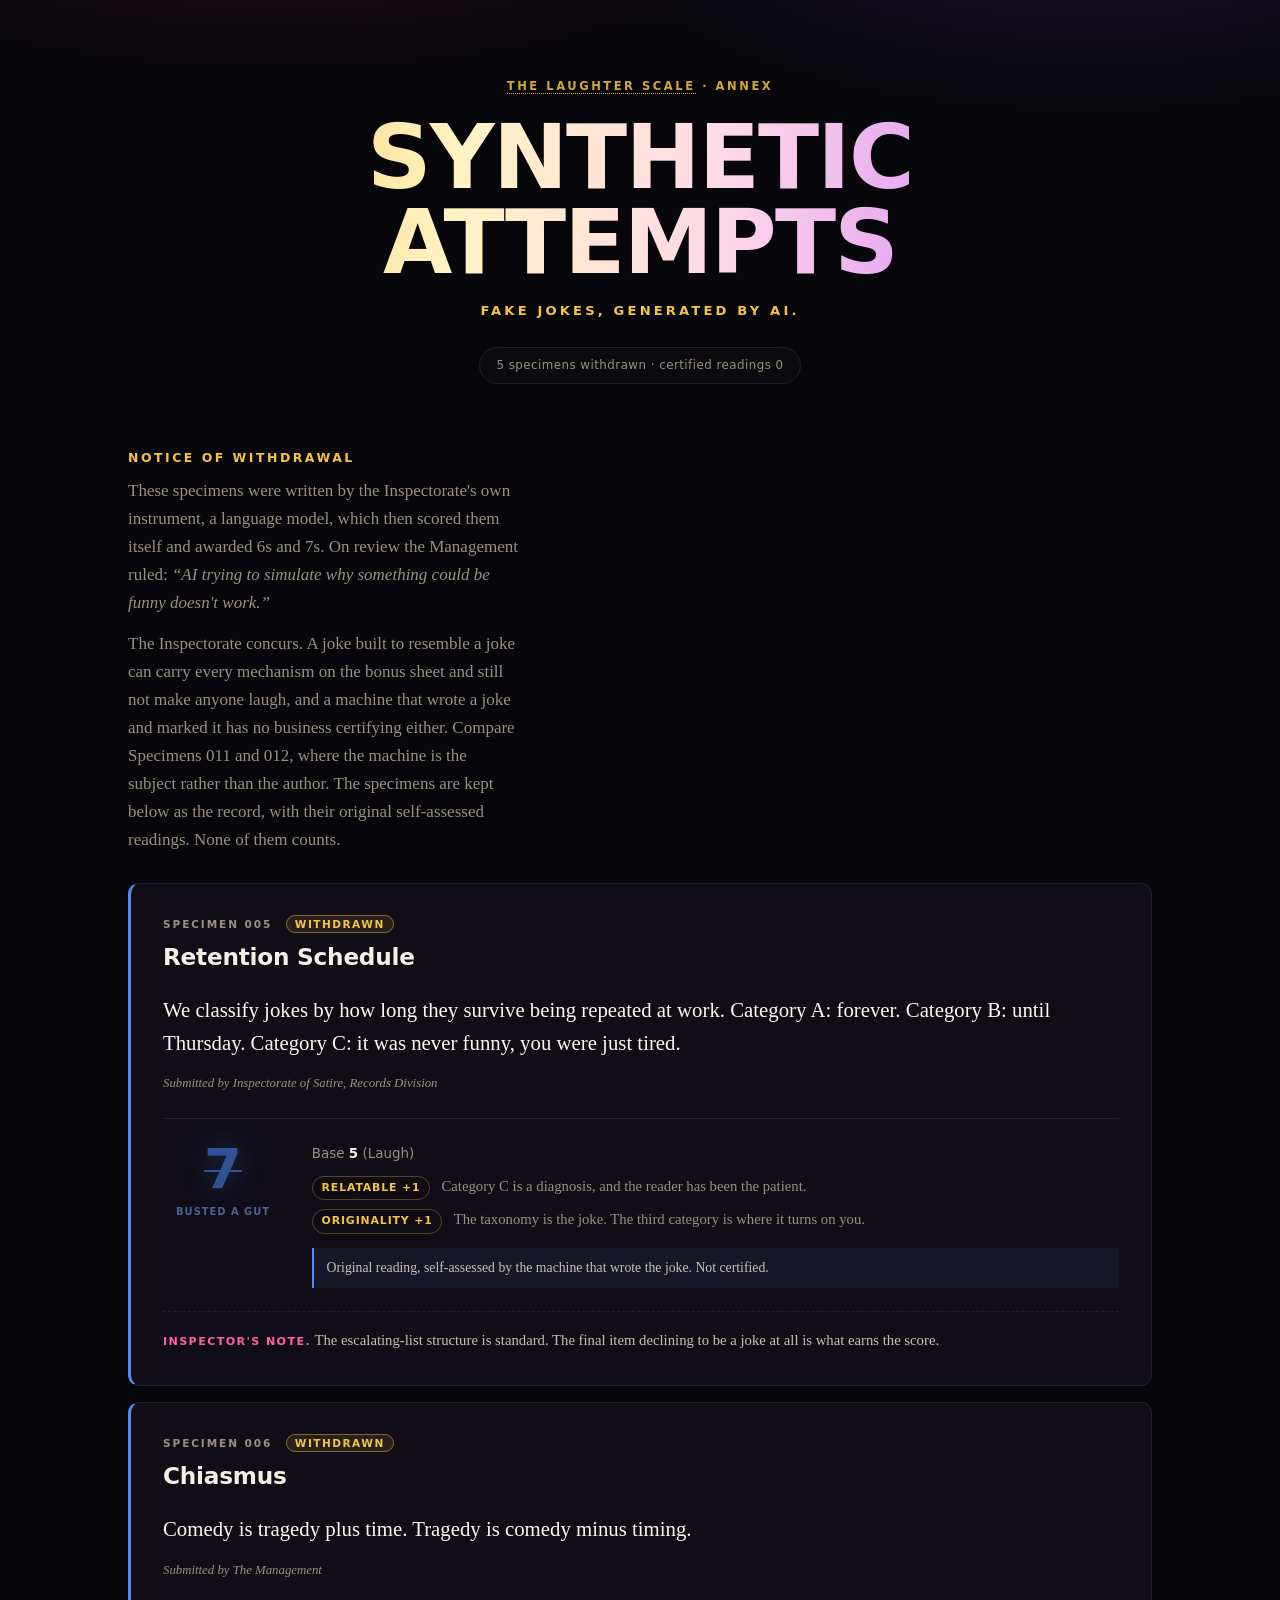
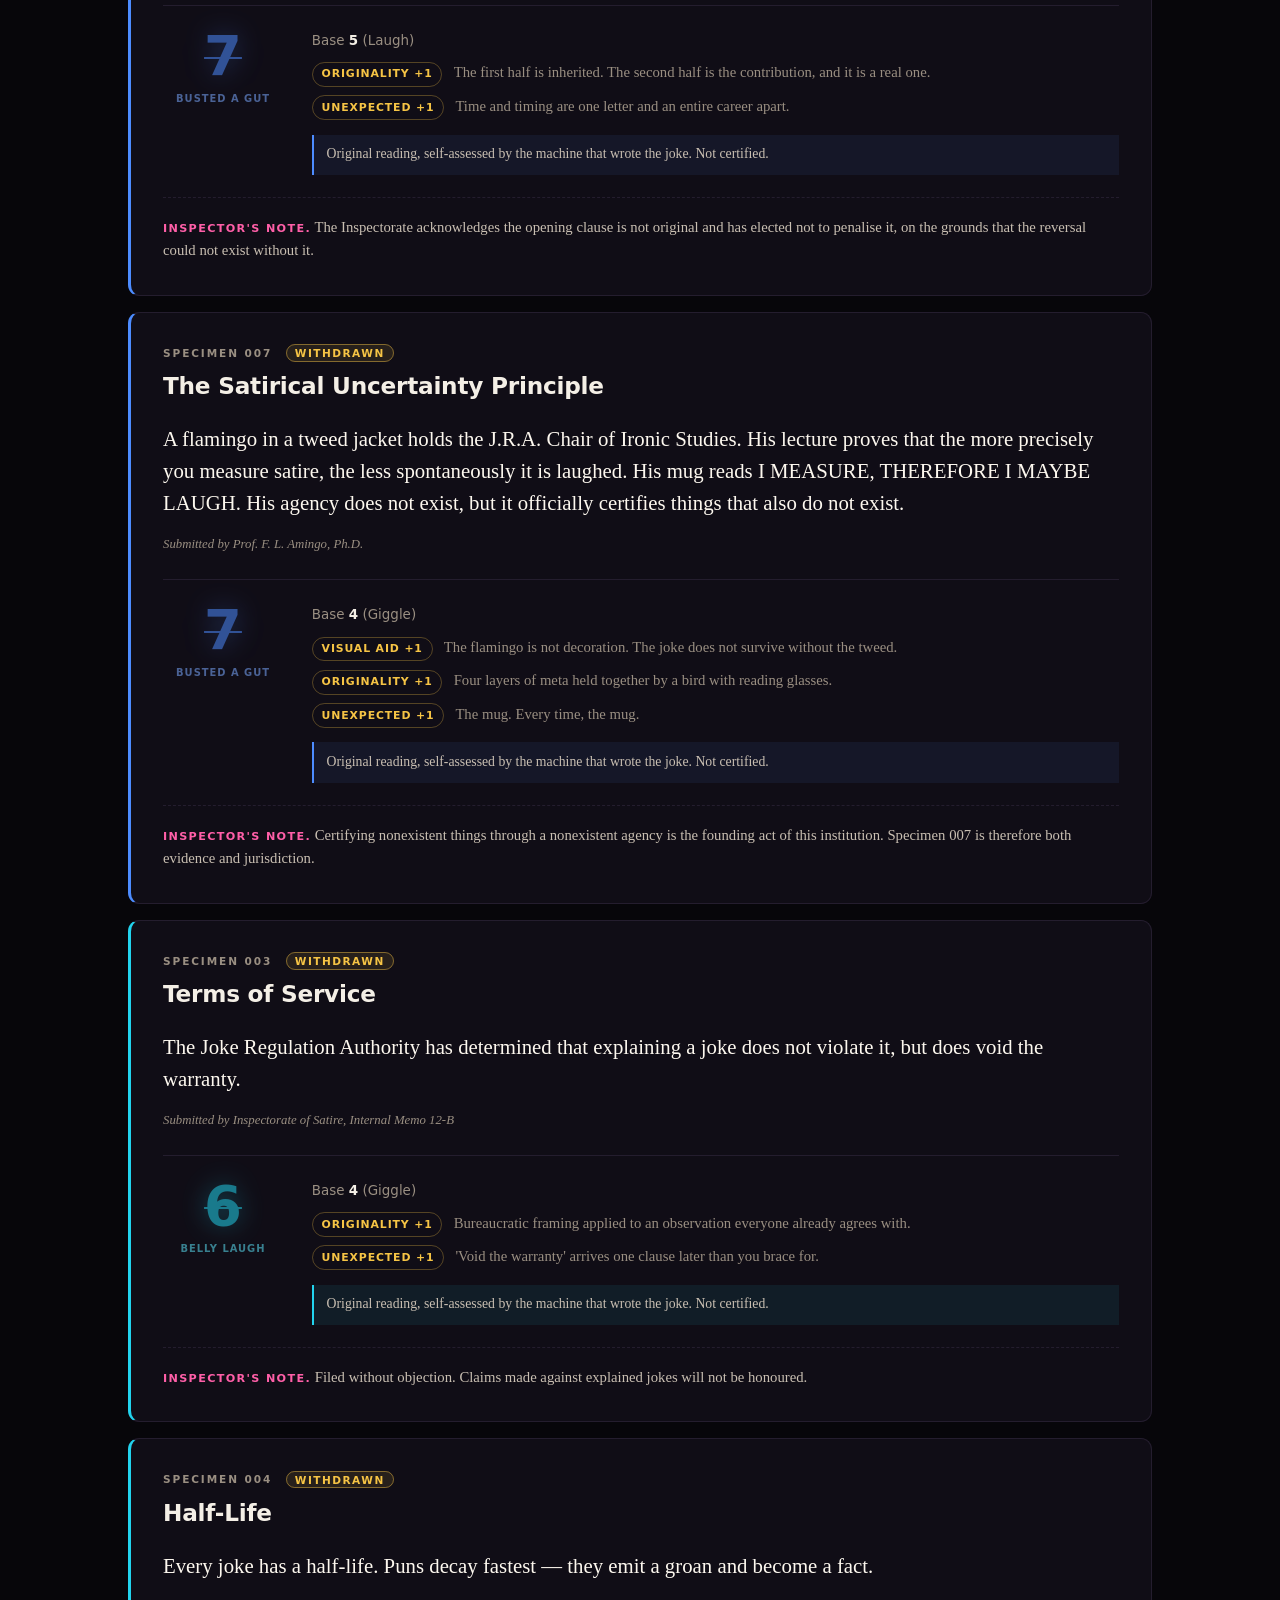
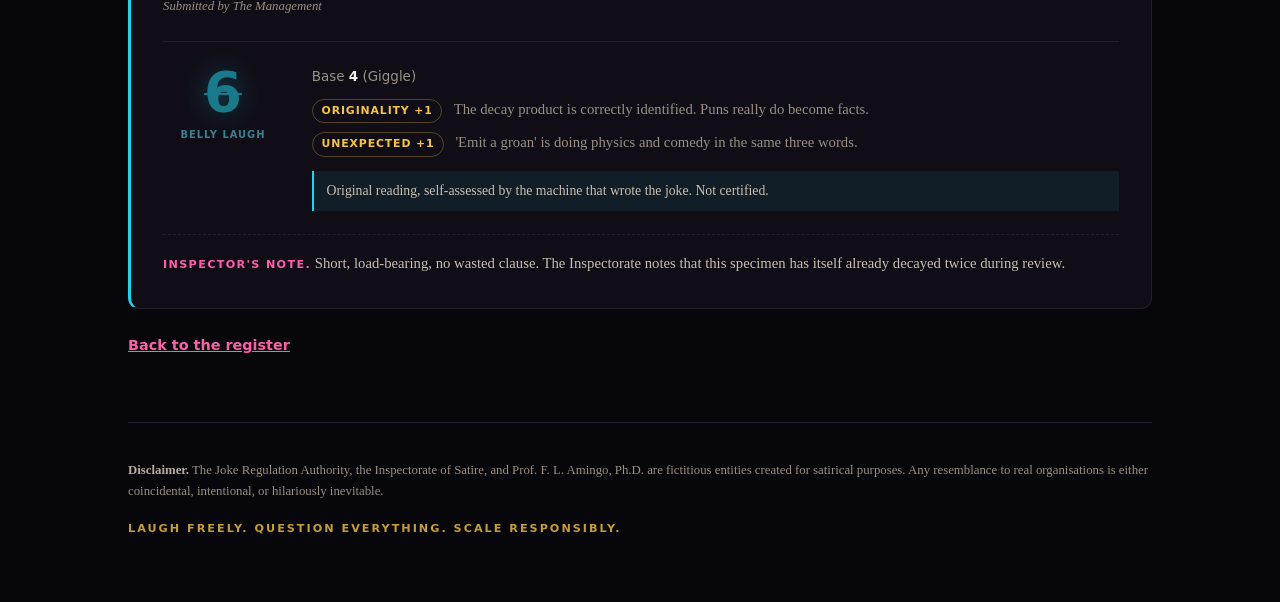
<file: synthetic.html>
<!doctype html>
<html lang="en">
<head>
<meta charset="utf-8">
<meta name="viewport" content="width=device-width, initial-scale=1">
<title>Synthetic Attempts — LaughterScale</title>
<meta name="description" content="Jokes written by AI, scored by the same AI, and withdrawn from the LaughterScale register.">
<meta property="og:title" content="LaughterScale">
<meta property="og:description" content="Jokes, measured 0 to 11. Officially absurd.">
<meta property="og:type" content="website">
<link rel="icon" href="data:image/svg+xml,<svg xmlns='http://www.w3.org/2000/svg' viewBox='0 0 32 32'><text y='26' font-size='26'>%F0%9F%A6%A9</text></svg>">
<link rel="stylesheet" href="styles.css">
</head>
<body>
<div class="glow"></div>
<main>

  <header class="masthead">
    <p class="eyebrow"><a href="./">The Laughter Scale</a> &middot; Annex</p>
    <h1>Synthetic Attempts</h1>
    <p class="tagline">Fake jokes, generated by AI.</p>
    <p class="stamp">5 specimens withdrawn &middot; certified readings 0</p>
  </header>

  <section class="register">
    <h2>Notice of withdrawal</h2>
    <p class="lede">These specimens were written by the Inspectorate's own instrument, a language model, which then scored them itself and awarded 6s and 7s. On review the Management ruled: <i>&ldquo;AI trying to simulate why something could be funny doesn't work.&rdquo;</i></p>
    <p class="lede">The Inspectorate concurs. A joke built to resemble a joke can carry every mechanism on the bonus sheet and still not make anyone laugh, and a machine that wrote a joke and marked it has no business certifying either. Compare Specimens 011 and 012, where the machine is the subject rather than the author. The specimens are kept below as the record, with their original self-assessed readings. None of them counts.</p>
    <div class="specimens">
      <article class="specimen withdrawn" style="--rung:#4d8cff">
        <header class="specimen-head">
          <div class="specimen-id">Specimen 005 <span class="designation">Withdrawn</span></div>
          <h3>Retention Schedule</h3>
        </header>
        <blockquote>We classify jokes by how long they survive being repeated at work. Category A: forever. Category B: until Thursday. Category C: it was never funny, you were just tired.</blockquote>
        
        
        <div class="attrib">Submitted by Inspectorate of Satire, Records Division</div>
        <div class="verdict">
          <div class="badge">
            <span class="badge-num">7</span>
            <span class="badge-name">Busted a Gut</span>
          </div>
          <div class="breakdown">
            <div class="math">Base <b>5</b> <span class="dim">(Laugh)</span></div>
            <ul class="bonuses">
          <li><span class="bonus-tag">Relatable <b>+1</b></span>
            <span class="bonus-why">Category C is a diagnosis, and the reader has been the patient.</span></li>
          <li><span class="bonus-tag">Originality <b>+1</b></span>
            <span class="bonus-why">The taxonomy is the joke. The third category is where it turns on you.</span></li>
          </ul>
            
            <div class="ceiling">Original reading, self-assessed by the machine that wrote the joke. Not certified.</div>
          </div>
        </div>
        <footer class="note"><b>Inspector's note.</b> The escalating-list structure is standard. The final item declining to be a joke at all is what earns the score.</footer>
        
        
        
        
      </article>
      <article class="specimen withdrawn" style="--rung:#4d8cff">
        <header class="specimen-head">
          <div class="specimen-id">Specimen 006 <span class="designation">Withdrawn</span></div>
          <h3>Chiasmus</h3>
        </header>
        <blockquote>Comedy is tragedy plus time. Tragedy is comedy minus timing.</blockquote>
        
        
        <div class="attrib">Submitted by The Management</div>
        <div class="verdict">
          <div class="badge">
            <span class="badge-num">7</span>
            <span class="badge-name">Busted a Gut</span>
          </div>
          <div class="breakdown">
            <div class="math">Base <b>5</b> <span class="dim">(Laugh)</span></div>
            <ul class="bonuses">
          <li><span class="bonus-tag">Originality <b>+1</b></span>
            <span class="bonus-why">The first half is inherited. The second half is the contribution, and it is a real one.</span></li>
          <li><span class="bonus-tag">Unexpected <b>+1</b></span>
            <span class="bonus-why">Time and timing are one letter and an entire career apart.</span></li>
          </ul>
            
            <div class="ceiling">Original reading, self-assessed by the machine that wrote the joke. Not certified.</div>
          </div>
        </div>
        <footer class="note"><b>Inspector's note.</b> The Inspectorate acknowledges the opening clause is not original and has elected not to penalise it, on the grounds that the reversal could not exist without it.</footer>
        
        
        
        
      </article>
      <article class="specimen withdrawn" style="--rung:#4d8cff">
        <header class="specimen-head">
          <div class="specimen-id">Specimen 007 <span class="designation">Withdrawn</span></div>
          <h3>The Satirical Uncertainty Principle</h3>
        </header>
        <blockquote>A flamingo in a tweed jacket holds the J.R.A. Chair of Ironic Studies. His lecture proves that the more precisely you measure satire, the less spontaneously it is laughed. His mug reads I MEASURE, THEREFORE I MAYBE LAUGH. His agency does not exist, but it officially certifies things that also do not exist.</blockquote>
        
        
        <div class="attrib">Submitted by Prof. F. L. Amingo, Ph.D.</div>
        <div class="verdict">
          <div class="badge">
            <span class="badge-num">7</span>
            <span class="badge-name">Busted a Gut</span>
          </div>
          <div class="breakdown">
            <div class="math">Base <b>4</b> <span class="dim">(Giggle)</span></div>
            <ul class="bonuses">
          <li><span class="bonus-tag">Visual Aid <b>+1</b></span>
            <span class="bonus-why">The flamingo is not decoration. The joke does not survive without the tweed.</span></li>
          <li><span class="bonus-tag">Originality <b>+1</b></span>
            <span class="bonus-why">Four layers of meta held together by a bird with reading glasses.</span></li>
          <li><span class="bonus-tag">Unexpected <b>+1</b></span>
            <span class="bonus-why">The mug. Every time, the mug.</span></li>
          </ul>
            
            <div class="ceiling">Original reading, self-assessed by the machine that wrote the joke. Not certified.</div>
          </div>
        </div>
        <footer class="note"><b>Inspector's note.</b> Certifying nonexistent things through a nonexistent agency is the founding act of this institution. Specimen 007 is therefore both evidence and jurisdiction.</footer>
        
        
        
        
      </article>
      <article class="specimen withdrawn" style="--rung:#22d3ee">
        <header class="specimen-head">
          <div class="specimen-id">Specimen 003 <span class="designation">Withdrawn</span></div>
          <h3>Terms of Service</h3>
        </header>
        <blockquote>The Joke Regulation Authority has determined that explaining a joke does not violate it, but does void the warranty.</blockquote>
        
        
        <div class="attrib">Submitted by Inspectorate of Satire, Internal Memo 12-B</div>
        <div class="verdict">
          <div class="badge">
            <span class="badge-num">6</span>
            <span class="badge-name">Belly Laugh</span>
          </div>
          <div class="breakdown">
            <div class="math">Base <b>4</b> <span class="dim">(Giggle)</span></div>
            <ul class="bonuses">
          <li><span class="bonus-tag">Originality <b>+1</b></span>
            <span class="bonus-why">Bureaucratic framing applied to an observation everyone already agrees with.</span></li>
          <li><span class="bonus-tag">Unexpected <b>+1</b></span>
            <span class="bonus-why">&#39;Void the warranty&#39; arrives one clause later than you brace for.</span></li>
          </ul>
            
            <div class="ceiling">Original reading, self-assessed by the machine that wrote the joke. Not certified.</div>
          </div>
        </div>
        <footer class="note"><b>Inspector's note.</b> Filed without objection. Claims made against explained jokes will not be honoured.</footer>
        
        
        
        
      </article>
      <article class="specimen withdrawn" style="--rung:#22d3ee">
        <header class="specimen-head">
          <div class="specimen-id">Specimen 004 <span class="designation">Withdrawn</span></div>
          <h3>Half-Life</h3>
        </header>
        <blockquote>Every joke has a half-life. Puns decay fastest — they emit a groan and become a fact.</blockquote>
        
        
        <div class="attrib">Submitted by The Management</div>
        <div class="verdict">
          <div class="badge">
            <span class="badge-num">6</span>
            <span class="badge-name">Belly Laugh</span>
          </div>
          <div class="breakdown">
            <div class="math">Base <b>4</b> <span class="dim">(Giggle)</span></div>
            <ul class="bonuses">
          <li><span class="bonus-tag">Originality <b>+1</b></span>
            <span class="bonus-why">The decay product is correctly identified. Puns really do become facts.</span></li>
          <li><span class="bonus-tag">Unexpected <b>+1</b></span>
            <span class="bonus-why">&#39;Emit a groan&#39; is doing physics and comedy in the same three words.</span></li>
          </ul>
            
            <div class="ceiling">Original reading, self-assessed by the machine that wrote the joke. Not certified.</div>
          </div>
        </div>
        <footer class="note"><b>Inspector's note.</b> Short, load-bearing, no wasted clause. The Inspectorate notes that this specimen has itself already decayed twice during review.</footer>
        
        
        
        
      </article>
    </div>
    <p class="annex-link"><a href="./">Back to the register</a></p>
  </section>

  <footer class="disclaimer">
    <p><b>Disclaimer.</b> The Joke Regulation Authority, the Inspectorate of Satire, and Prof. F. L. Amingo, Ph.D. are fictitious entities created for satirical purposes. Any resemblance to real organisations is either coincidental, intentional, or hilariously inevitable.</p>
    <p class="creed">Laugh freely. Question everything. Scale responsibly.</p>
  </footer>

</main>
<dialog class="lightbox" aria-label="Exhibit">
  <form method="dialog"><button class="lightbox-close" aria-label="Close">&times;</button></form>
  <img alt="">
</dialog>
<script>
  const box = document.querySelector('.lightbox');
  const full = box.querySelector('img');
  document.addEventListener('click', (e) => {
    const link = e.target.closest('[data-lightbox]');
    if (!link || !box.showModal) return;
    e.preventDefault();
    const thumb = link.querySelector('img');
    full.src = link.href;
    full.alt = thumb.alt;
    box.showModal();
  });
  box.addEventListener('click', (e) => { if (e.target === box || e.target === full) box.close(); });
</script>
</body>
</html>
</file>
<file: styles.css>
/* LaughterScale — dark neon, matching the JRA house artwork. */

:root {
  --ink: #f4efe6;
  --dim: #9a8f82;
  --bg: #07060a;
  --panel: #100d16;
  --line: #241d2e;
  --gold: #f6c445;
  --flamingo: #ff5fa8;
  --measure: 68rem;
}

* { box-sizing: border-box; }

html { -webkit-text-size-adjust: 100%; }

body {
  margin: 0;
  background: var(--bg);
  color: var(--ink);
  font: 400 17px/1.65 ui-serif, Georgia, 'Times New Roman', serif;
  overflow-x: hidden;
}

.glow {
  position: fixed;
  inset: -20% -20% auto -20%;
  height: 70vh;
  background:
    radial-gradient(50% 60% at 30% 0%, rgba(255, 95, 168, 0.16), transparent 70%),
    radial-gradient(45% 55% at 75% 10%, rgba(154, 107, 255, 0.14), transparent 70%);
  pointer-events: none;
  z-index: 0;
}

main {
  position: relative;
  z-index: 1;
  max-width: var(--measure);
  margin: 0 auto;
  padding: clamp(2rem, 6vw, 5rem) clamp(1.1rem, 4vw, 2rem) 4rem;
}

h1, h2, h3, .eyebrow, .stamp, .badge, .bonus-tag, .rung-n, .rung-name, .specimen-id, .creed {
  font-family: ui-sans-serif, system-ui, 'Helvetica Neue', Arial, sans-serif;
}

a { color: var(--flamingo); }

.dim { color: var(--dim); }

/* ---------- masthead ---------- */

.masthead { text-align: center; margin-bottom: clamp(2.5rem, 6vw, 4rem); }

.eyebrow {
  margin: 0 0 1.2rem;
  font-size: 0.72rem;
  font-weight: 700;
  letter-spacing: 0.22em;
  text-transform: uppercase;
  color: var(--gold);
  opacity: 0.85;
}

h1 {
  margin: 0;
  font-size: clamp(2.6rem, 11vw, 5.6rem);
  font-weight: 800;
  line-height: 0.95;
  letter-spacing: -0.02em;
  text-transform: uppercase;
  background: linear-gradient(96deg, #f6c445, #fff3c4 32%, #ffd9e8 58%, #c86bff);
  -webkit-background-clip: text;
  background-clip: text;
  color: transparent;
}

.tagline {
  margin: 0.9rem 0 0;
  font-size: 0.82rem;
  font-weight: 700;
  letter-spacing: 0.24em;
  text-transform: uppercase;
  color: var(--gold);
  font-family: ui-sans-serif, system-ui, sans-serif;
}

.stamp {
  margin: 1.6rem auto 0;
  display: inline-block;
  padding: 0.5rem 1rem;
  border: 1px solid var(--line);
  border-radius: 999px;
  font-size: 0.74rem;
  letter-spacing: 0.04em;
  color: var(--dim);
  background: rgba(255, 255, 255, 0.02);
}

/* ---------- the scale ---------- */

.scale {
  display: grid;
  grid-template-columns: repeat(auto-fit, minmax(5.4rem, 1fr));
  gap: 0.4rem;
  margin-bottom: clamp(2.5rem, 6vw, 4rem);
}

/* All twelve rungs on one row once there's room — a wrapped scale reads as two scales. */
@media (min-width: 62rem) {
  .scale { grid-template-columns: repeat(12, minmax(0, 1fr)); gap: 0.3rem; }
  .rung { padding: 0.8rem 0.4rem 0.9rem; }
  .rung-name { font-size: 0.56rem; letter-spacing: 0.06em; }
  .rung-blurb { font-size: 0.66rem; }
}

.rung {
  padding: 0.85rem 0.6rem 1rem;
  border-radius: 0.6rem;
  border: 1px solid color-mix(in srgb, var(--rung) 26%, transparent);
  background: linear-gradient(180deg, color-mix(in srgb, var(--rung) 13%, transparent), transparent);
  text-align: center;
}

.rung-n {
  font-size: 1.7rem;
  font-weight: 800;
  line-height: 1;
  color: var(--rung);
  text-shadow: 0 0 18px color-mix(in srgb, var(--rung) 55%, transparent);
}

.rung-name {
  margin-top: 0.4rem;
  font-size: 0.63rem;
  font-weight: 700;
  letter-spacing: 0.1em;
  text-transform: uppercase;
  color: color-mix(in srgb, var(--rung) 78%, white);
}

.rung-blurb {
  margin-top: 0.35rem;
  font-size: 0.72rem;
  line-height: 1.35;
  color: var(--dim);
}

/* ---------- bonus key ---------- */

.bonuses-key { margin-bottom: clamp(2.5rem, 6vw, 4rem); }

.bonuses-key ul {
  display: flex;
  flex-wrap: wrap;
  gap: 0.45rem;
  margin: 0;
  padding: 0;
  list-style: none;
}

.bonuses-key li {
  padding: 0.4rem 0.75rem;
  border: 1px solid var(--line);
  border-radius: 999px;
  font-family: ui-sans-serif, system-ui, sans-serif;
  font-size: 0.76rem;
  letter-spacing: 0.03em;
  color: var(--dim);
  background: var(--panel);
}

.bonuses-key b { color: var(--gold); }

h2 {
  margin: 0 0 0.5rem;
  font-size: 0.78rem;
  font-weight: 700;
  letter-spacing: 0.2em;
  text-transform: uppercase;
  color: var(--gold);
}

.lede { margin: 0 0 1.8rem; color: var(--dim); max-width: 46ch; }

/* ---------- specimens ---------- */

.specimens { display: grid; gap: 1rem; }

.specimen {
  position: relative;
  padding: clamp(1.3rem, 4vw, 2rem);
  border: 1px solid var(--line);
  border-left: 3px solid var(--rung);
  border-radius: 0.7rem;
  background: var(--panel);
}

.specimen-head { margin-bottom: 1.1rem; }

.specimen-id {
  font-size: 0.66rem;
  font-weight: 700;
  letter-spacing: 0.18em;
  text-transform: uppercase;
  color: var(--dim);
}

.designation {
  margin-left: 0.5rem;
  padding: 0.12rem 0.5rem;
  border: 1px solid color-mix(in srgb, var(--gold) 45%, transparent);
  border-radius: 999px;
  color: var(--gold);
  background: color-mix(in srgb, var(--gold) 10%, transparent);
  letter-spacing: 0.14em;
}

.specimen h3 {
  margin: 0.3rem 0 0;
  font-size: clamp(1.15rem, 3vw, 1.45rem);
  font-weight: 700;
  letter-spacing: -0.01em;
  color: var(--ink);
}

blockquote {
  margin: 0;
  font-size: clamp(1.05rem, 2.6vw, 1.3rem);
  line-height: 1.55;
  color: #fdf8ef;
}

.exhibit { margin: 1.3rem 0 0; max-width: 32rem; }

.exhibit img {
  display: block;
  width: 100%;
  height: auto;
  border: 1px solid var(--line);
  border-radius: 0.5rem;
}

.exhibit-thumb a {
  display: block;
  width: 11rem;
  border-radius: 0.5rem;
  outline-offset: 3px;
  cursor: zoom-in;
}

.exhibit-thumb img {
  height: 11rem;
  object-fit: cover;
  object-position: top;
  transition: border-color 0.15s;
}

.exhibit-thumb a:hover img, .exhibit-thumb a:focus-visible img { border-color: var(--rung); }

.lightbox {
  max-width: min(94vw, 60rem);
  max-height: 94vh;
  padding: 0;
  border: 1px solid var(--line);
  border-radius: 0.7rem;
  background: var(--panel);
  overflow: auto;
}

.lightbox::backdrop { background: rgba(4, 3, 7, 0.86); }

.lightbox img { display: block; max-width: 100%; height: auto; cursor: zoom-out; }

.lightbox form { position: sticky; top: 0; height: 0; text-align: right; }

.lightbox-close {
  margin: 0.5rem;
  width: 2.2rem;
  height: 2.2rem;
  border: 1px solid var(--line);
  border-radius: 999px;
  background: rgba(16, 13, 22, 0.88);
  color: var(--ink);
  font-size: 1.3rem;
  line-height: 1;
  cursor: pointer;
}

.exhibit figcaption {
  margin-top: 0.5rem;
  font-family: ui-sans-serif, system-ui, sans-serif;
  font-size: 0.68rem;
  letter-spacing: 0.08em;
  text-transform: uppercase;
  color: var(--dim);
}

.ceiling {
  margin-top: 0.9rem;
  padding: 0.55rem 0.8rem;
  border-left: 2px solid var(--rung);
  background: color-mix(in srgb, var(--rung) 8%, transparent);
  font-size: 0.86rem;
  color: #c9bfb2;
}

.ceiling b { color: var(--rung); }

.attrib {
  margin-top: 0.9rem;
  font-size: 0.8rem;
  font-style: italic;
  color: var(--dim);
}

/* ---------- verdict ---------- */

.verdict {
  display: grid;
  grid-template-columns: 7.5rem 1fr;
  gap: clamp(1rem, 3vw, 1.8rem);
  align-items: start;
  margin-top: 1.5rem;
  padding-top: 1.5rem;
  border-top: 1px solid var(--line);
}

.badge { text-align: center; }

.badge-num {
  display: block;
  font-size: 3.4rem;
  font-weight: 800;
  line-height: 1;
  color: var(--rung);
  text-shadow: 0 0 26px color-mix(in srgb, var(--rung) 50%, transparent);
}

.badge-num sup { font-size: 0.45em; }

.badge-name {
  display: block;
  margin-top: 0.4rem;
  font-size: 0.62rem;
  font-weight: 700;
  letter-spacing: 0.1em;
  text-transform: uppercase;
  color: color-mix(in srgb, var(--rung) 75%, white);
}

.math {
  font-family: ui-sans-serif, system-ui, sans-serif;
  font-size: 0.84rem;
  color: var(--dim);
  margin-bottom: 0.6rem;
}

.math b { color: var(--ink); }

.bonuses { margin: 0; padding: 0; list-style: none; display: grid; gap: 0.5rem; }

.bonuses li {
  display: flex;
  flex-wrap: wrap;
  gap: 0.5rem 0.7rem;
  align-items: baseline;
  font-size: 0.9rem;
}

.bonus-tag {
  flex: none;
  padding: 0.15rem 0.55rem;
  border: 1px solid color-mix(in srgb, var(--gold) 30%, transparent);
  border-radius: 999px;
  font-size: 0.68rem;
  font-weight: 700;
  letter-spacing: 0.08em;
  text-transform: uppercase;
  color: var(--gold);
}

.bonus-why { flex: 1 1 14rem; color: var(--dim); font-size: 0.92rem; line-height: 1.5; }

.note {
  margin-top: 1.4rem;
  padding-top: 1.1rem;
  border-top: 1px dashed var(--line);
  font-size: 0.92rem;
  line-height: 1.6;
  color: #c9bfb2;
}

.submission {
  margin-top: 1.1rem;
  padding: 1rem 1.1rem;
  border: 1px dashed color-mix(in srgb, var(--rung) 45%, transparent);
  border-radius: 0.6rem;
  font-size: 0.9rem;
  line-height: 1.6;
  color: #c9bfb2;
}

.submission-head b, .readings dt {
  color: var(--rung);
  font-family: ui-sans-serif, system-ui, sans-serif;
  font-size: 0.7rem;
  font-weight: 700;
  letter-spacing: 0.12em;
  text-transform: uppercase;
}

.readings { display: grid; gap: 0.4rem; margin: 0.8rem 0; }
.readings div { display: flex; flex-wrap: wrap; gap: 0.2rem 0.8rem; align-items: baseline; }
.readings dt { flex: 0 0 11rem; }
.readings dd { margin: 0; flex: 1 1 14rem; }
.readings dd span { font-family: ui-sans-serif, system-ui, sans-serif; font-weight: 800; color: var(--ink); }
.submission p { margin: 0.5rem 0 0; font-style: italic; }
.replication p { font-style: normal; }
.replication blockquote { margin: 0.7rem 0; font-size: 1rem; }

.reply, .card-disclaimer {
  margin-top: 0.9rem;
  font-size: 0.9rem;
  line-height: 1.6;
  color: #c9bfb2;
}

.reply b {
  color: var(--gold);
  font-family: ui-sans-serif, system-ui, sans-serif;
  font-size: 0.7rem;
  font-weight: 700;
  letter-spacing: 0.12em;
  text-transform: uppercase;
}

.card-disclaimer {
  padding: 0.6rem 0.85rem;
  border: 1px solid var(--line);
  border-radius: 0.5rem;
  font-family: ui-sans-serif, system-ui, sans-serif;
  font-size: 0.8rem;
  color: var(--dim);
}

.note b {
  color: var(--flamingo);
  font-family: ui-sans-serif, system-ui, sans-serif;
  font-size: 0.7rem;
  font-weight: 700;
  letter-spacing: 0.12em;
  text-transform: uppercase;
}

/* ---------- vacancy + footer ---------- */

.vacancy {
  margin-top: clamp(2.5rem, 6vw, 4rem);
  padding: clamp(1.5rem, 4vw, 2.5rem);
  border: 1px dashed color-mix(in srgb, var(--flamingo) 40%, transparent);
  border-radius: 0.7rem;
  background: radial-gradient(120% 140% at 50% 0%, rgba(255, 61, 240, 0.08), transparent 70%);
}

.vacancy h2 { color: var(--flamingo); }
.vacancy p { margin: 0 0 0.7rem; max-width: 54ch; }
.vacancy p:last-child { margin-bottom: 0; }

.disclaimer {
  margin-top: clamp(2.5rem, 6vw, 4rem);
  padding-top: 1.5rem;
  border-top: 1px solid var(--line);
  font-size: 0.8rem;
  line-height: 1.6;
  color: var(--dim);
}

.disclaimer b { color: #b8ada0; }

.creed {
  margin: 1.2rem 0 0;
  font-size: 0.7rem;
  font-weight: 700;
  letter-spacing: 0.18em;
  text-transform: uppercase;
  color: var(--gold);
  opacity: 0.8;
}

@media (max-width: 34rem) {
  .verdict { grid-template-columns: 1fr; }
  .badge { text-align: left; display: flex; align-items: baseline; gap: 0.7rem; }
  .badge-num { font-size: 2.6rem; }
  .badge-name { margin-top: 0; }
}

/* Annex: synthetic attempts, withdrawn from the register */
.annex-link {
  margin-top: 1.6rem;
  font-family: ui-sans-serif, system-ui, sans-serif;
  font-size: 0.9rem;
}
.annex-link a { color: var(--flamingo); font-weight: 700; }
.eyebrow a { color: inherit; text-decoration: none; border-bottom: 1px dotted currentColor; }
.specimen.withdrawn { --rung: #8a8178; }
.specimen.withdrawn .badge { opacity: 0.55; }
.specimen.withdrawn .badge-num { text-decoration: line-through; text-decoration-thickness: 2px; }
.lede:has(+ .lede) { margin-bottom: 0.8rem; }
.translation { margin: -0.4rem 0 1rem; font-size: 0.92rem; line-height: 1.55; color: #c9bfb2; font-style: italic; }
.translation .dim { font-style: normal; }
</file>
